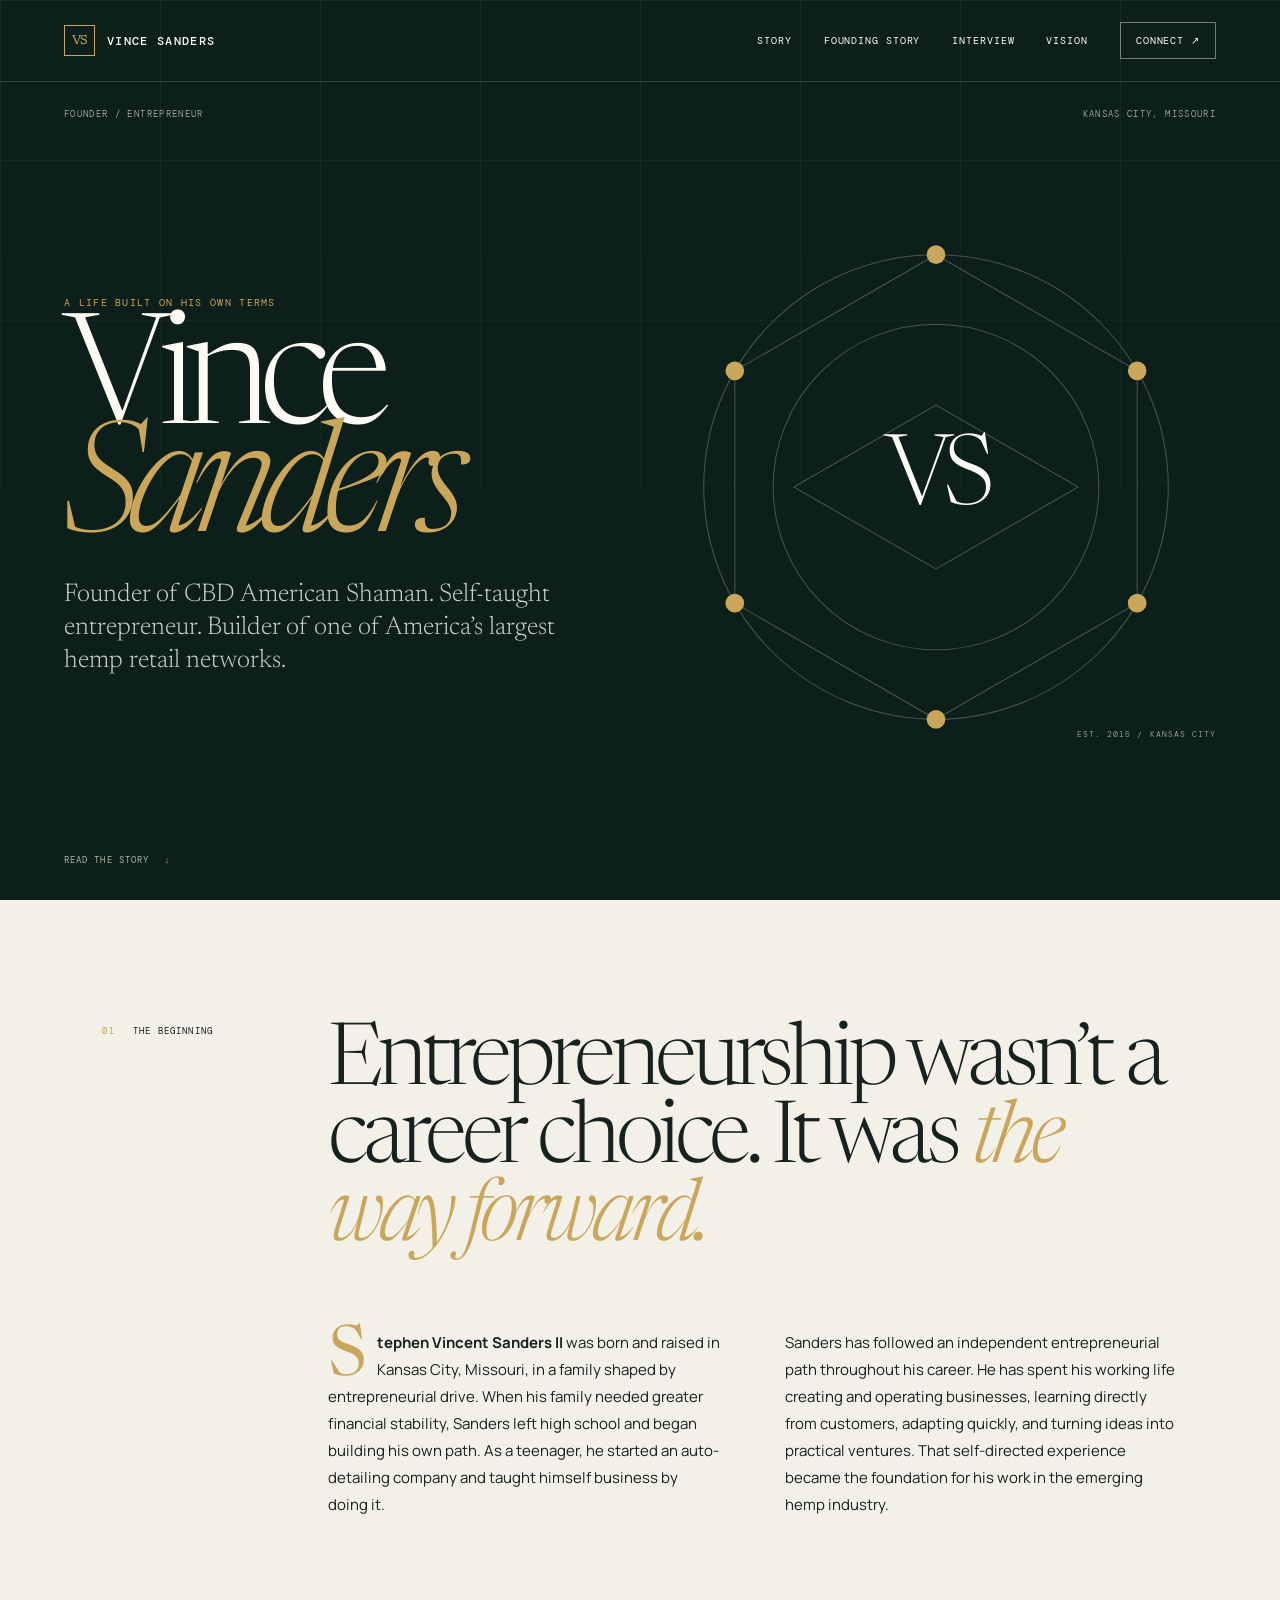
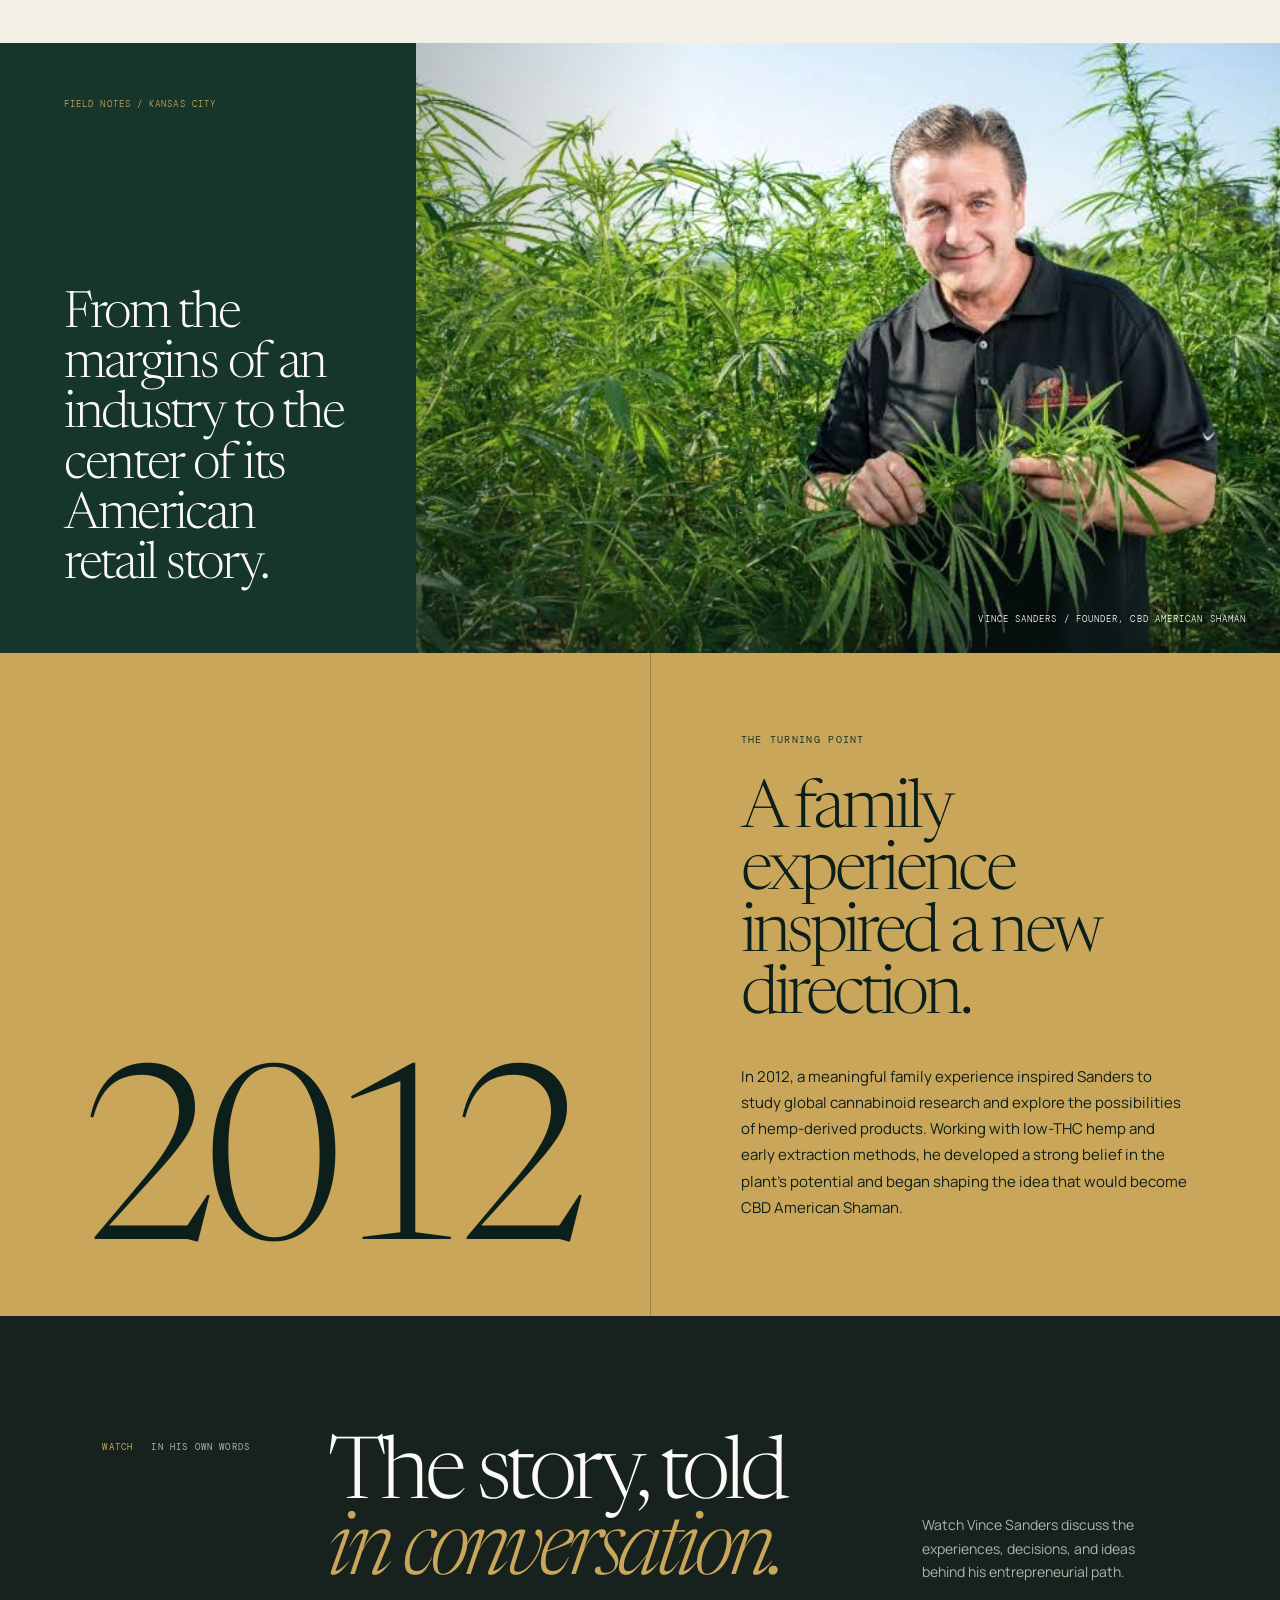
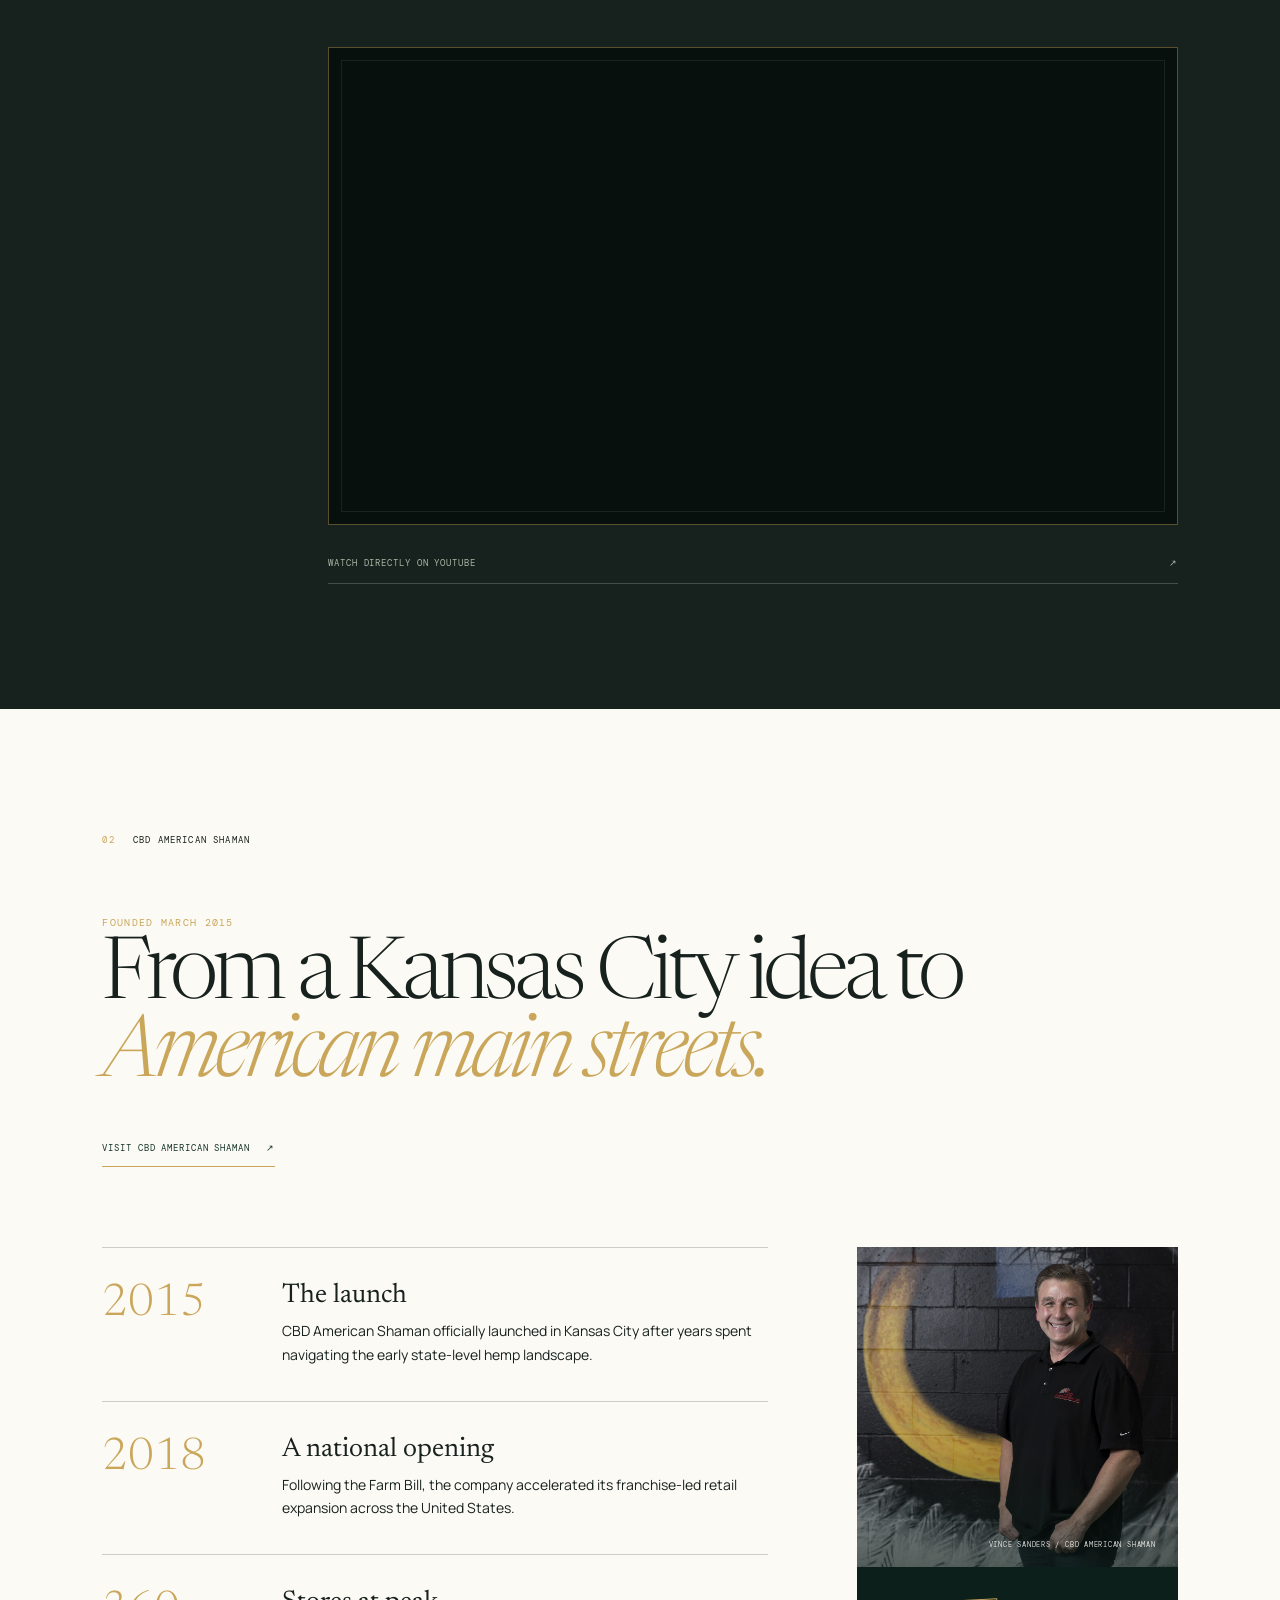
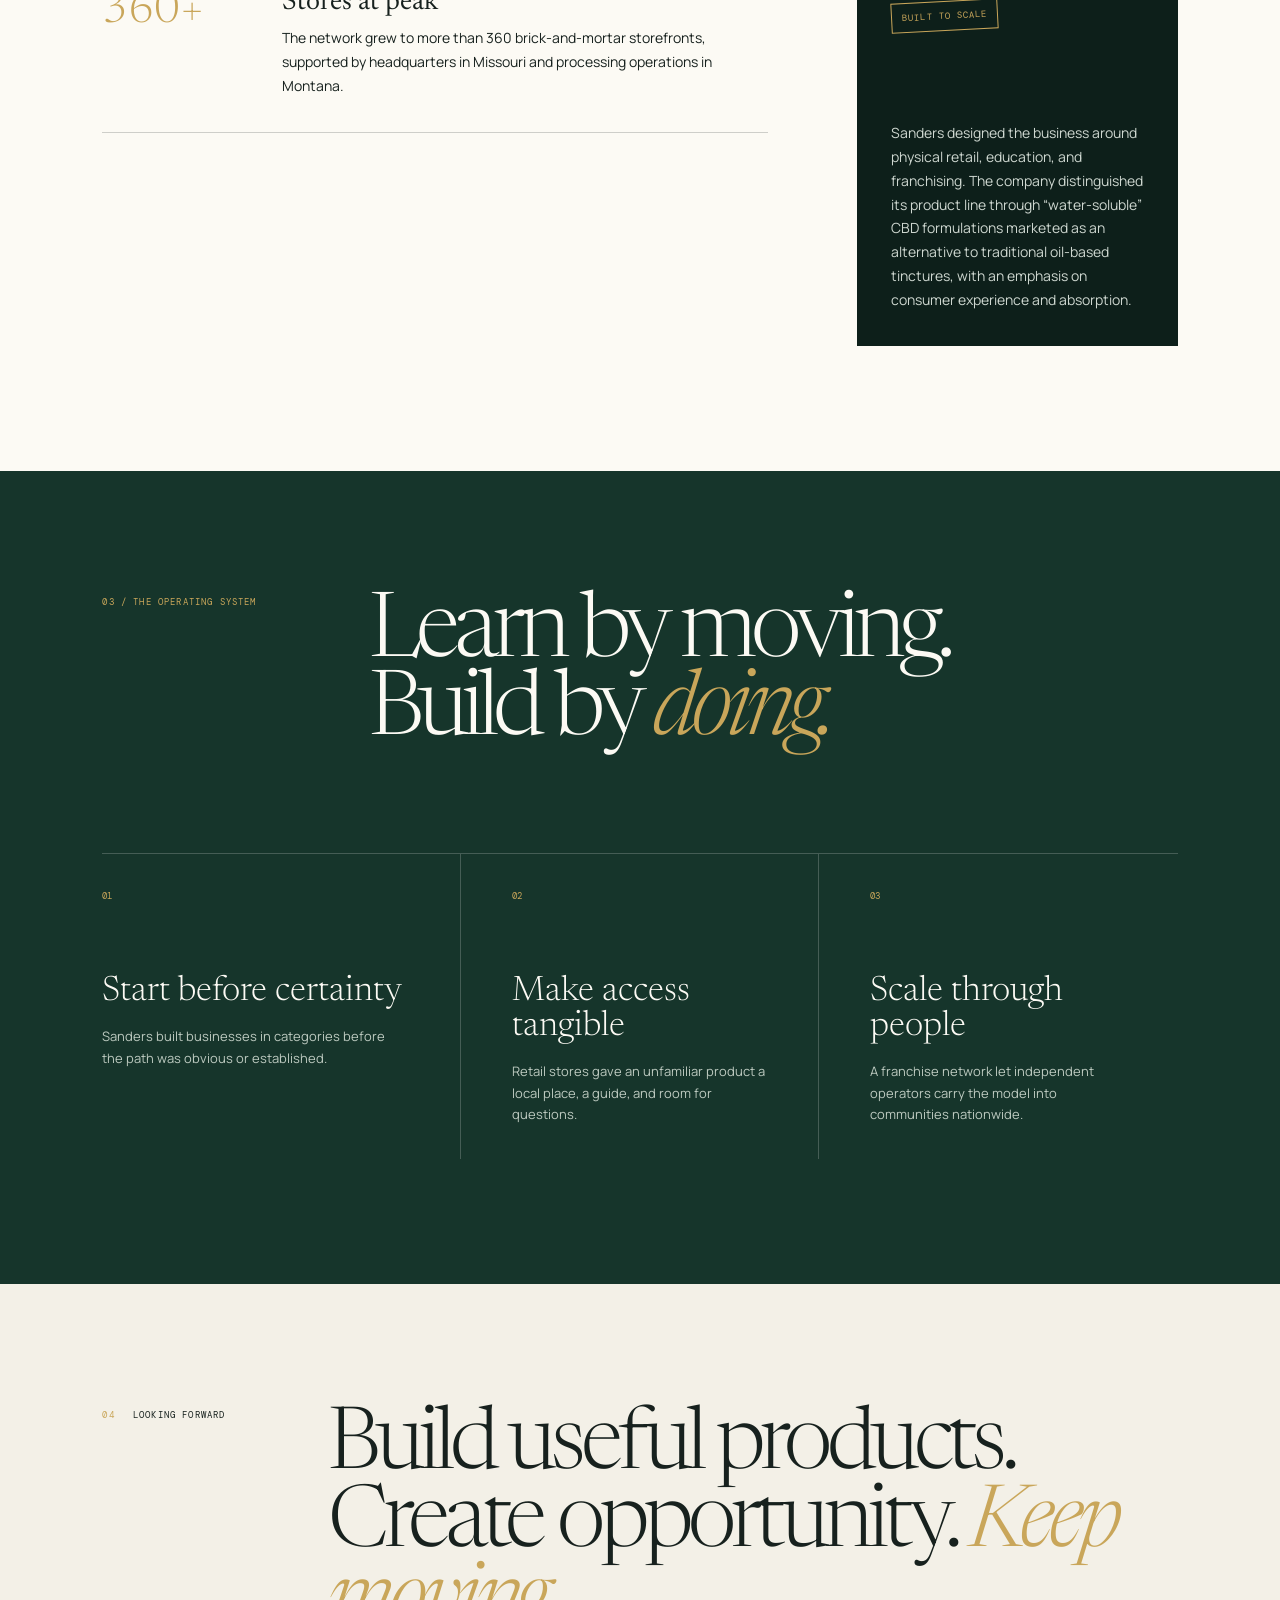
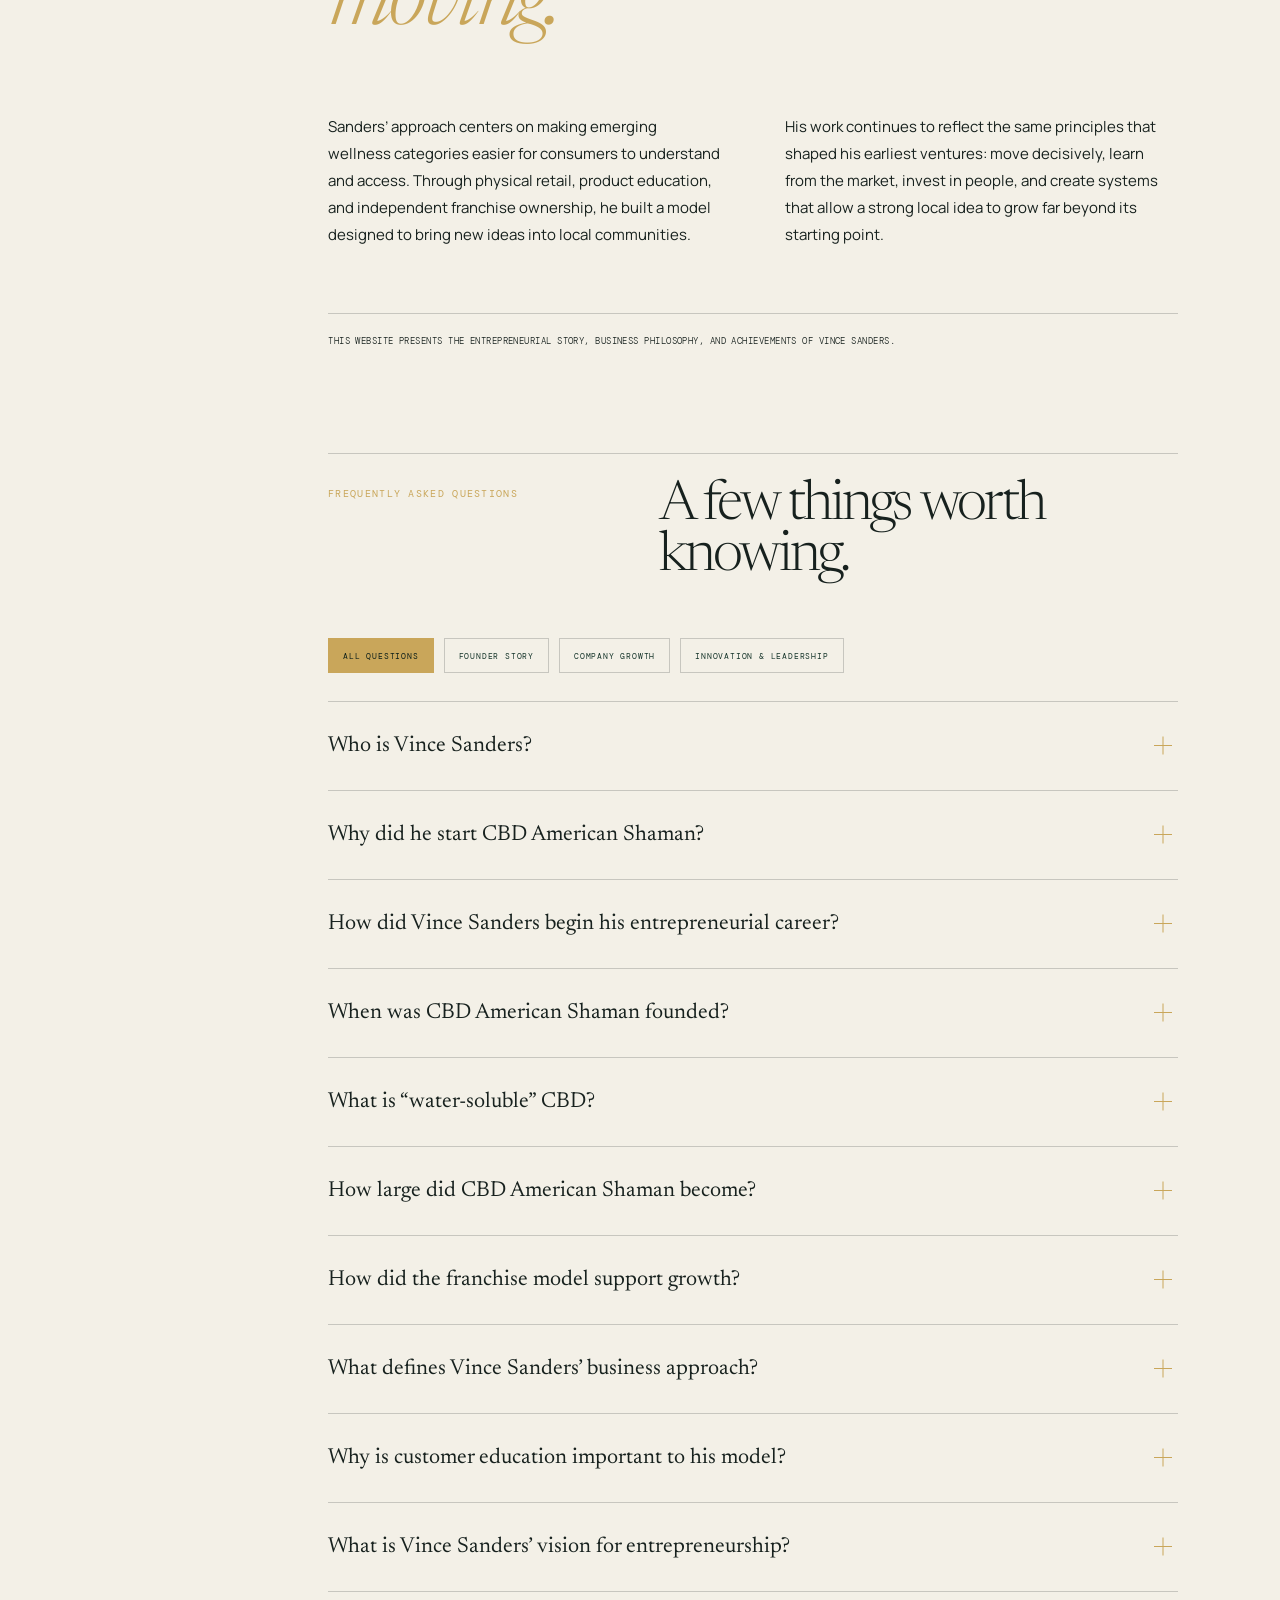
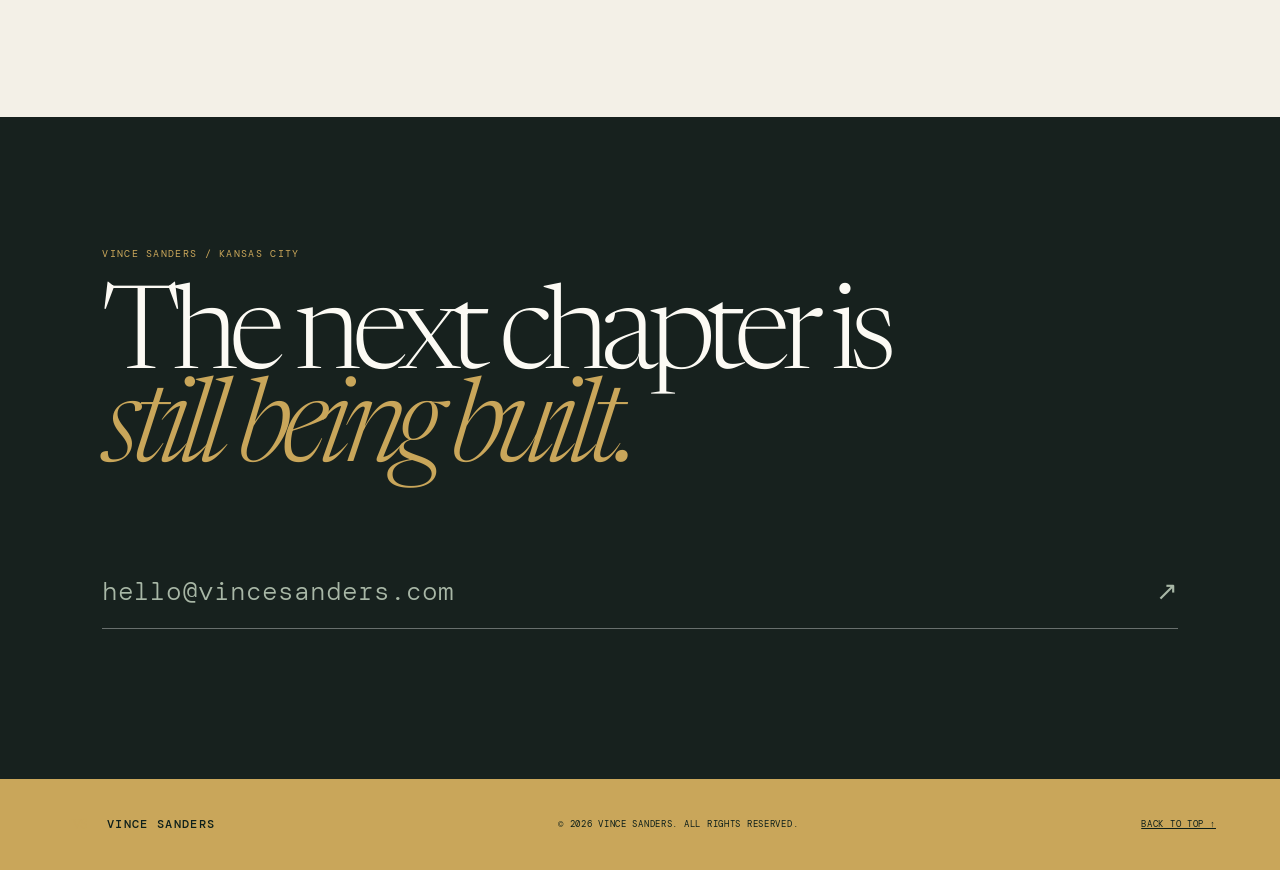
<file: index.html>
<!doctype html>
<html lang="en">
<head>
  <meta charset="utf-8">
  <meta name="viewport" content="width=device-width, initial-scale=1">
  <meta name="description" content="The official biography of Vince Sanders, Kansas City entrepreneur and founder of CBD American Shaman.">
  <meta name="theme-color" content="#0d1f1a">
  <title>Vince Sanders — Founder & Entrepreneur</title>
  <link rel="icon" href="data:image/svg+xml,%3Csvg xmlns='http://www.w3.org/2000/svg' viewBox='0 0 64 64'%3E%3Crect width='64' height='64' fill='%230d1f1a'/%3E%3Crect x='7' y='7' width='50' height='50' fill='none' stroke='%23c9a65a'/%3E%3Ctext x='32' y='40' text-anchor='middle' font-family='Georgia' font-size='22' fill='%23c9a65a'%3EVS%3C/text%3E%3C/svg%3E">
  <link rel="stylesheet" href="styles.css">
  <script src="script.js" defer></script>
</head>
<body>
  <a class="skip-link" href="#main">Skip to content</a>
  <header class="site-header" data-header>
    <a class="wordmark" href="#top" aria-label="Vince Sanders, home">
      <span class="monogram">VS</span>
      <span>Vince Sanders</span>
    </a>
    <button class="menu-toggle" type="button" aria-expanded="false" aria-controls="site-nav">
      <span></span><span></span><span class="sr-only">Menu</span>
    </button>
    <nav id="site-nav" aria-label="Primary navigation">
      <a href="#story">Story</a>
      <a href="how-vince-sanders-founded-cbd-american-shaman.html">Founding story</a>
      <a href="hamilton-harris-interview-with-vince-sanders.html">Interview</a>
      <a href="#vision">Vision</a>
      <a class="nav-cta" href="#contact">Connect <span aria-hidden="true">↗</span></a>
    </nav>
  </header>

  <main id="main">
    <section class="hero" id="top">
      <div class="hero-grid" aria-hidden="true"></div>
      <div class="hero-meta reveal">
        <span>Founder / Entrepreneur</span>
        <span>Kansas City, Missouri</span>
      </div>
      <div class="hero-copy">
        <p class="eyebrow reveal">A life built on his own terms</p>
        <h1 class="reveal">Vince<br><em>Sanders</em></h1>
        <p class="hero-dek reveal">Founder of CBD American Shaman. Self-taught entrepreneur. Builder of one of America’s largest hemp retail networks.</p>
      </div>
      <div class="hero-mark reveal" aria-hidden="true">
        <svg viewBox="0 0 540 540">
          <g class="rings">
            <circle cx="270" cy="270" r="224"/>
            <circle cx="270" cy="270" r="157"/>
            <path d="M270 46 464 158v224L270 494 76 382V158Z"/>
            <path d="m133 270 137-79 137 79-137 79Z"/>
          </g>
          <g class="points">
            <circle cx="270" cy="46" r="9"/><circle cx="464" cy="158" r="9"/>
            <circle cx="464" cy="382" r="9"/><circle cx="270" cy="494" r="9"/>
            <circle cx="76" cy="382" r="9"/><circle cx="76" cy="158" r="9"/>
          </g>
          <text x="270" y="286" text-anchor="middle">VS</text>
        </svg>
        <span>Est. 2015 / Kansas City</span>
      </div>
      <a class="scroll-cue" href="#story">Read the story <span aria-hidden="true">↓</span></a>
    </section>

    <section class="opening section" id="story">
      <div class="section-tag reveal"><span>01</span> The beginning</div>
      <div class="opening-copy">
        <h2 class="reveal">Entrepreneurship wasn’t a career choice. It was <em>the way forward.</em></h2>
        <div class="prose-columns reveal">
          <p><strong>Stephen Vincent Sanders II</strong> was born and raised in Kansas City, Missouri, in a family shaped by entrepreneurial drive. When his family needed greater financial stability, Sanders left high school and began building his own path. As a teenager, he started an auto-detailing company and taught himself business by doing it.</p>
          <p>Sanders has followed an independent entrepreneurial path throughout his career. He has spent his working life creating and operating businesses, learning directly from customers, adapting quickly, and turning ideas into practical ventures. That self-directed experience became the foundation for his work in the emerging hemp industry.</p>
        </div>
      </div>
    </section>

    <figure class="story-portrait">
      <div class="portrait-note reveal">
        <span>Field notes / Kansas City</span>
        <p>From the margins of an industry to the center of its American retail story.</p>
      </div>
      <div class="portrait-image reveal">
        <img
          src="assets/vince-sanders-hemp.jpeg"
          alt="Vince Sanders standing among tall hemp plants"
          width="678"
          height="452"
          loading="lazy">
        <figcaption>Vince Sanders / Founder, CBD American Shaman</figcaption>
      </div>
    </figure>

    <section class="turning-point">
      <div class="turning-year reveal">2012</div>
      <div class="turning-copy reveal">
        <p class="eyebrow">The turning point</p>
        <h2>A family experience inspired a new direction.</h2>
        <p>In 2012, a meaningful family experience inspired Sanders to study global cannabinoid research and explore the possibilities of hemp-derived products. Working with low-THC hemp and early extraction methods, he developed a strong belief in the plant’s potential and began shaping the idea that would become CBD American Shaman.</p>
      </div>
    </section>

    <section class="film section" aria-labelledby="film-title">
      <div class="section-tag reveal"><span>Watch</span> In his own words</div>
      <div class="film-content">
        <div class="film-heading reveal">
          <h2 id="film-title">The story, told<br><em>in conversation.</em></h2>
          <p>Watch Vince Sanders discuss the experiences, decisions, and ideas behind his entrepreneurial path.</p>
        </div>
        <div class="video-frame reveal">
          <iframe
            src="https://www.youtube.com/embed/WI3IMSfQlRI?si=mFeWUb-4pV909ffX&amp;start=8&amp;rel=0"
            title="Vince Sanders in conversation"
            loading="lazy"
            referrerpolicy="strict-origin-when-cross-origin"
            allow="accelerometer; autoplay; clipboard-write; encrypted-media; gyroscope; picture-in-picture; web-share"
            allowfullscreen>
          </iframe>
        </div>
        <a class="video-link reveal" href="https://www.youtube.com/watch?v=WI3IMSfQlRI&amp;t=8s" target="_blank" rel="noreferrer">
          Watch directly on YouTube <span aria-hidden="true">↗</span>
        </a>
      </div>
    </section>

    <section class="company section" id="company">
      <div class="section-tag reveal"><span>02</span> CBD American Shaman</div>
      <div class="company-heading reveal">
        <p class="eyebrow">Founded March 2015</p>
        <h2>From a Kansas City idea to <em>American main streets.</em></h2>
        <a class="company-site-link" href="https://cbdamericanshaman.com/" target="_blank" rel="noreferrer">
          Visit CBD American Shaman <span aria-hidden="true">↗</span>
        </a>
      </div>
      <div class="company-layout">
        <div class="record-spine reveal" aria-label="Company timeline">
          <article>
            <time>2015</time>
            <div><h3>The launch</h3><p>CBD American Shaman officially launched in Kansas City after years spent navigating the early state-level hemp landscape.</p></div>
          </article>
          <article>
            <time>2018</time>
            <div><h3>A national opening</h3><p>Following the Farm Bill, the company accelerated its franchise-led retail expansion across the United States.</p></div>
          </article>
          <article>
            <time>360+</time>
            <div><h3>Stores at peak</h3><p>The network grew to more than 360 brick-and-mortar storefronts, supported by headquarters in Missouri and processing operations in Montana.</p></div>
          </article>
        </div>
        <div class="company-aside reveal">
          <figure class="company-portrait">
            <img
              src="assets/vince-sanders-american-shaman.jpg"
              alt="Vince Sanders wearing a CBD American Shaman shirt"
              width="1200"
              height="1202"
              loading="lazy">
            <figcaption>Vince Sanders / CBD American Shaman</figcaption>
          </figure>
          <div class="company-statement">
            <span class="stamp">Built to scale</span>
            <p>Sanders designed the business around physical retail, education, and franchising. The company distinguished its product line through “water-soluble” CBD formulations marketed as an alternative to traditional oil-based tinctures, with an emphasis on consumer experience and absorption.</p>
          </div>
        </div>
      </div>
    </section>

    <section class="principles">
      <div class="principles-intro reveal">
        <span>03 / The operating system</span>
        <h2>Learn by moving.<br>Build by <em>doing.</em></h2>
      </div>
      <div class="principle-grid">
        <article class="reveal"><span>01</span><h3>Start before certainty</h3><p>Sanders built businesses in categories before the path was obvious or established.</p></article>
        <article class="reveal"><span>02</span><h3>Make access tangible</h3><p>Retail stores gave an unfamiliar product a local place, a guide, and room for questions.</p></article>
        <article class="reveal"><span>03</span><h3>Scale through people</h3><p>A franchise network let independent operators carry the model into communities nationwide.</p></article>
      </div>
    </section>

    <section class="record section" id="vision">
      <div class="section-tag reveal"><span>04</span> Looking forward</div>
      <div class="record-copy">
        <h2 class="reveal">Build useful products. Create opportunity. <em>Keep moving.</em></h2>
        <div class="record-grid reveal">
          <p>Sanders’ approach centers on making emerging wellness categories easier for consumers to understand and access. Through physical retail, product education, and independent franchise ownership, he built a model designed to bring new ideas into local communities.</p>
          <p>His work continues to reflect the same principles that shaped his earliest ventures: move decisively, learn from the market, invest in people, and create systems that allow a strong local idea to grow far beyond its starting point.</p>
        </div>
        <p class="disclaimer reveal">This website presents the entrepreneurial story, business philosophy, and achievements of Vince Sanders.</p>
        <section class="faq reveal" aria-labelledby="faq-title">
          <div class="faq-heading">
            <p class="eyebrow">Frequently asked questions</p>
            <h3 id="faq-title">A few things worth<br>knowing.</h3>
          </div>
          <div class="faq-tabs" role="tablist" aria-label="FAQ categories">
            <button type="button" role="tab" aria-selected="true" data-faq-filter="all">All questions</button>
            <button type="button" role="tab" aria-selected="false" data-faq-filter="founder">Founder story</button>
            <button type="button" role="tab" aria-selected="false" data-faq-filter="company">Company growth</button>
            <button type="button" role="tab" aria-selected="false" data-faq-filter="innovation">Innovation &amp; leadership</button>
          </div>
          <div class="faq-list">
            <details data-faq-category="founder">
              <summary>
                <span>Who is Vince Sanders?</span>
                <i aria-hidden="true"></i>
              </summary>
              <p>Vince Sanders is a self-taught entrepreneur from Kansas City, Missouri, and the founder of CBD American Shaman. He began working for himself as a teenager and has spent his career building independently owned businesses.</p>
            </details>
            <details data-faq-category="founder">
              <summary>
                <span>Why did he start CBD American Shaman?</span>
                <i aria-hidden="true"></i>
              </summary>
              <p>A meaningful family experience inspired Sanders to begin researching cannabinoids in 2012. His exploration of hemp extracts revealed an opportunity to make these emerging products more accessible, leading to the launch of CBD American Shaman in March 2015.</p>
            </details>
            <details data-faq-category="founder">
              <summary>
                <span>How did Vince Sanders begin his entrepreneurial career?</span>
                <i aria-hidden="true"></i>
              </summary>
              <p>Sanders began working for himself as a teenager by launching an auto-detailing company in Kansas City. The venture taught him customer service, sales, operations, and the value of learning through direct experience.</p>
            </details>
            <details data-faq-category="company">
              <summary>
                <span>When was CBD American Shaman founded?</span>
                <i aria-hidden="true"></i>
              </summary>
              <p>Sanders officially launched CBD American Shaman in Kansas City in March 2015 after several years of research, product exploration, and work within the emerging hemp landscape.</p>
            </details>
            <details data-faq-category="innovation">
              <summary>
                <span>What is “water-soluble” CBD?</span>
                <i aria-hidden="true"></i>
              </summary>
              <p>It is the company’s term for formulations designed to disperse in water rather than remain oil-based. CBD American Shaman made this delivery format central to its product innovation and consumer-experience strategy.</p>
            </details>
            <details data-faq-category="company">
              <summary>
                <span>How large did CBD American Shaman become?</span>
                <i aria-hidden="true"></i>
              </summary>
              <p>At its operational peak, the CBD American Shaman network grew to more than 360 brick-and-mortar storefronts across the United States, supported by franchising headquarters in Missouri and processing operations in Montana.</p>
            </details>
            <details data-faq-category="company">
              <summary>
                <span>How did the franchise model support growth?</span>
                <i aria-hidden="true"></i>
              </summary>
              <p>The franchise model gave independent operators a structured way to introduce CBD American Shaman products in their communities. It combined local ownership with shared systems, brand support, and product education.</p>
            </details>
            <details data-faq-category="innovation">
              <summary>
                <span>What defines Vince Sanders’ business approach?</span>
                <i aria-hidden="true"></i>
              </summary>
              <p>His approach combines rapid experimentation, direct customer education, independent ownership, and scalable systems. Sanders is known for learning through action and building businesses through practical, market-informed decisions.</p>
            </details>
            <details data-faq-category="innovation">
              <summary>
                <span>Why is customer education important to his model?</span>
                <i aria-hidden="true"></i>
              </summary>
              <p>Sanders recognized that an emerging product category benefits from knowledgeable, person-to-person guidance. Physical stores gave customers a welcoming place to learn, ask questions, and understand available product formats.</p>
            </details>
            <details data-faq-category="innovation">
              <summary>
                <span>What is Vince Sanders’ vision for entrepreneurship?</span>
                <i aria-hidden="true"></i>
              </summary>
              <p>His vision emphasizes decisive action, continuous learning, investment in people, and systems that help independent operators turn strong local businesses into a wider network of opportunity.</p>
            </details>
          </div>
        </section>
      </div>
    </section>

    <section class="contact" id="contact">
      <p class="eyebrow reveal">Vince Sanders / Kansas City</p>
      <h2 class="reveal">The next chapter is<br><em>still being built.</em></h2>
      <a class="contact-link reveal" href="mailto:hello@vincesanders.com">hello@vincesanders.com <span aria-hidden="true">↗</span></a>
    </section>
  </main>

  <footer>
    <a class="wordmark" href="#top"><span class="monogram">VS</span><span>Vince Sanders</span></a>
    <p>© <span data-year></span> Vince Sanders. All rights reserved.</p>
    <a href="#top">Back to top ↑</a>
  </footer>
</body>
</html>
</file>
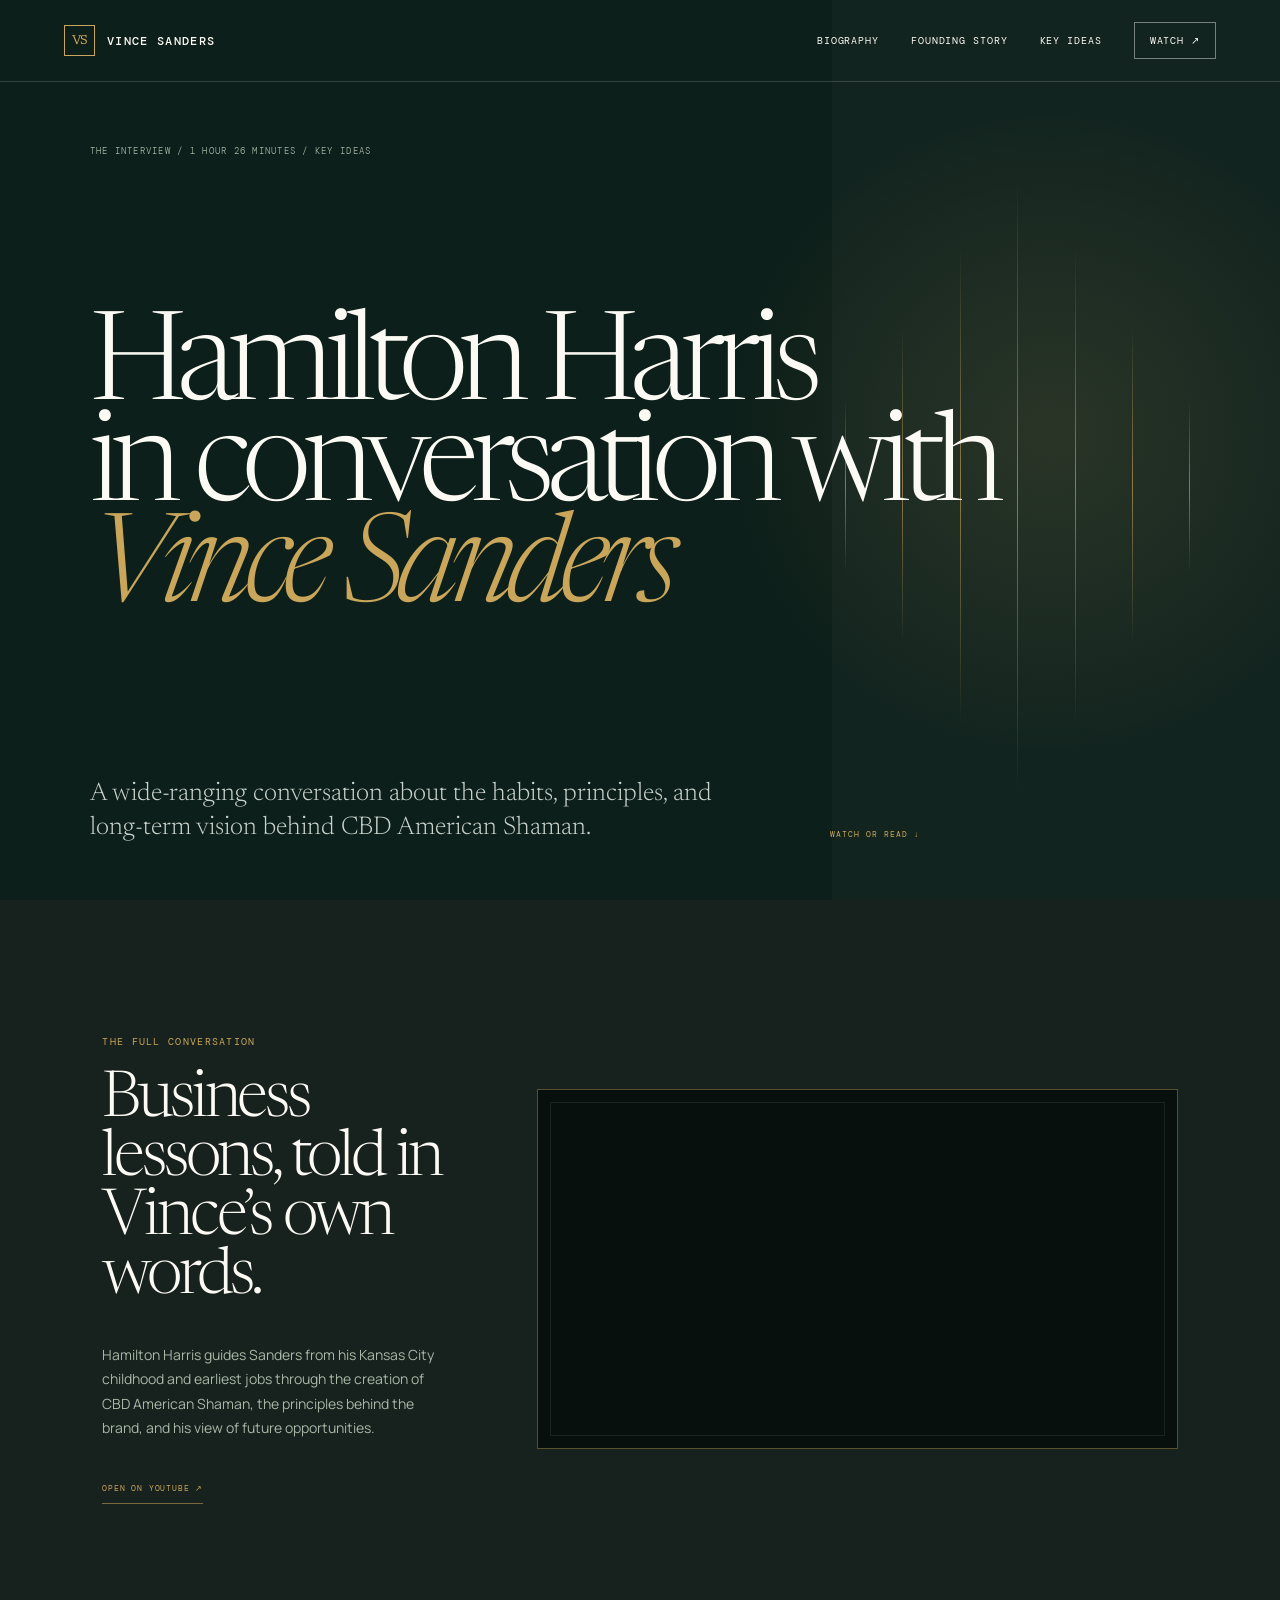
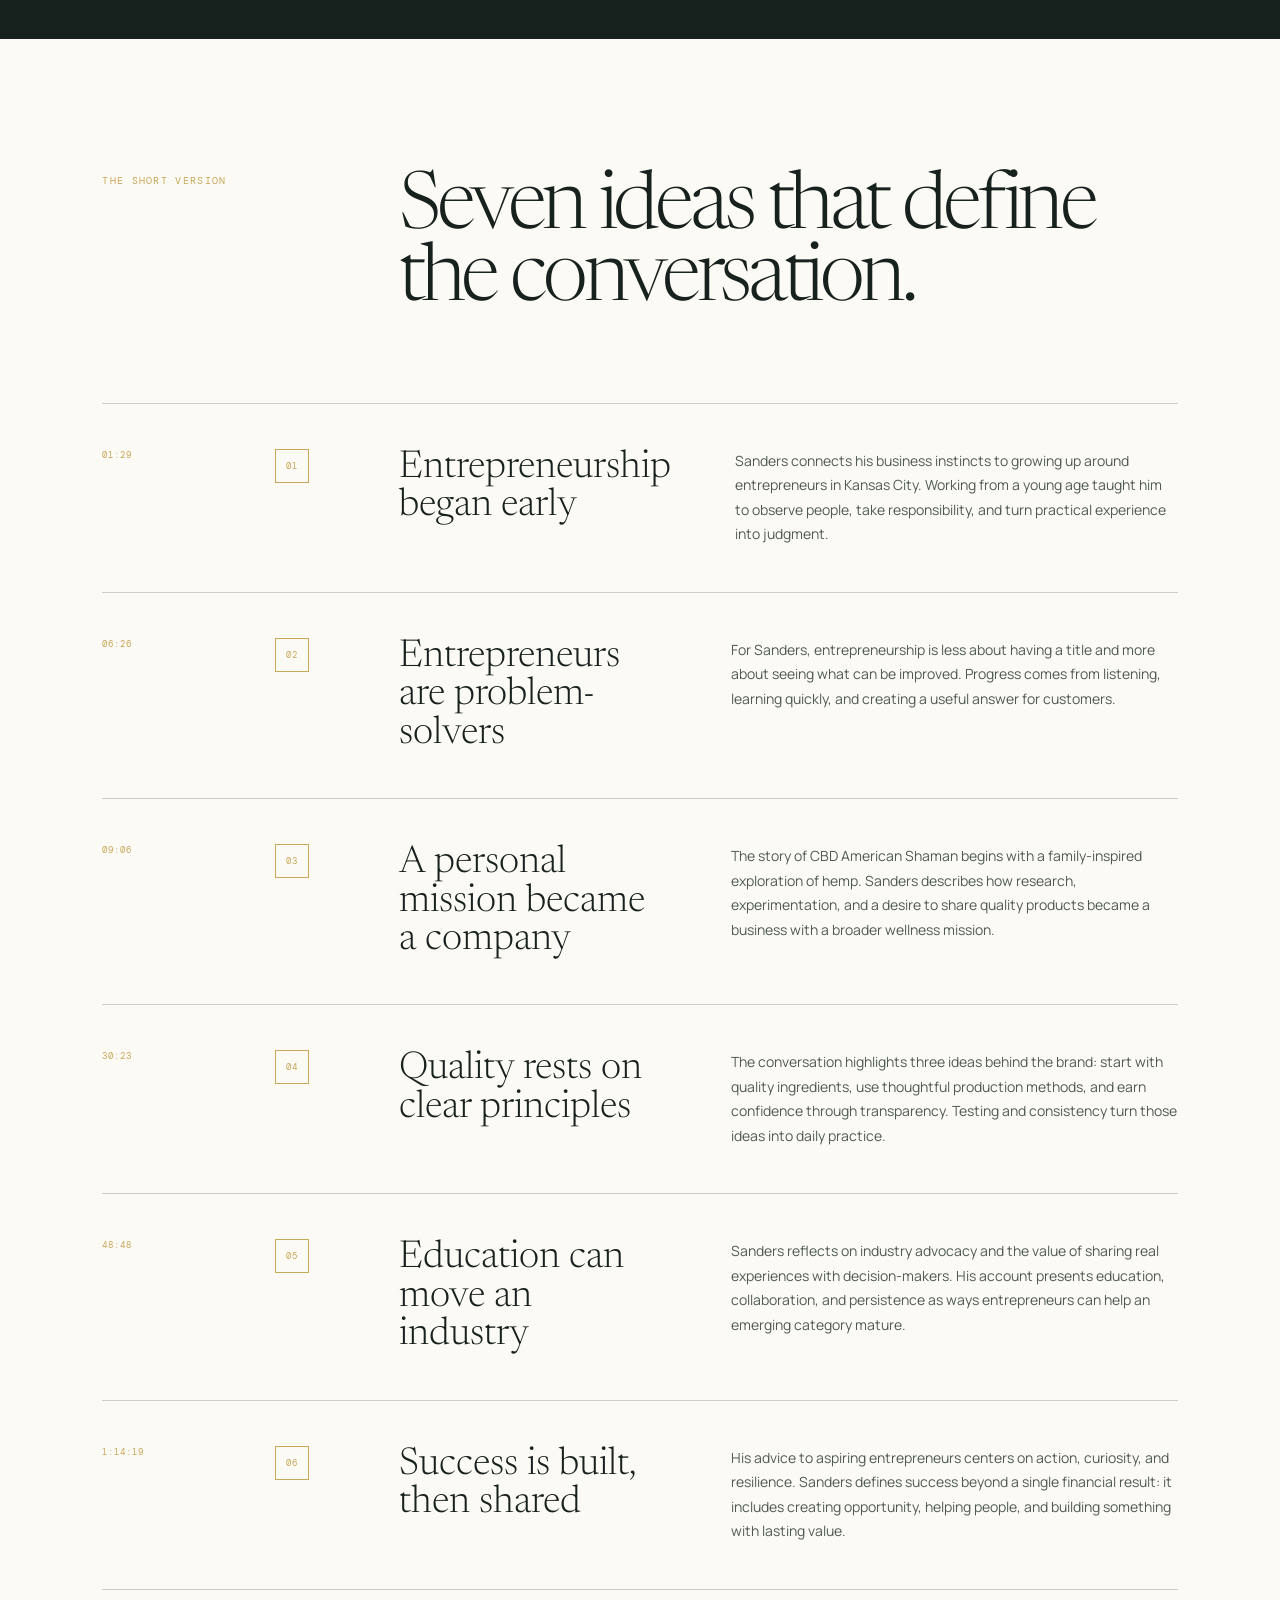
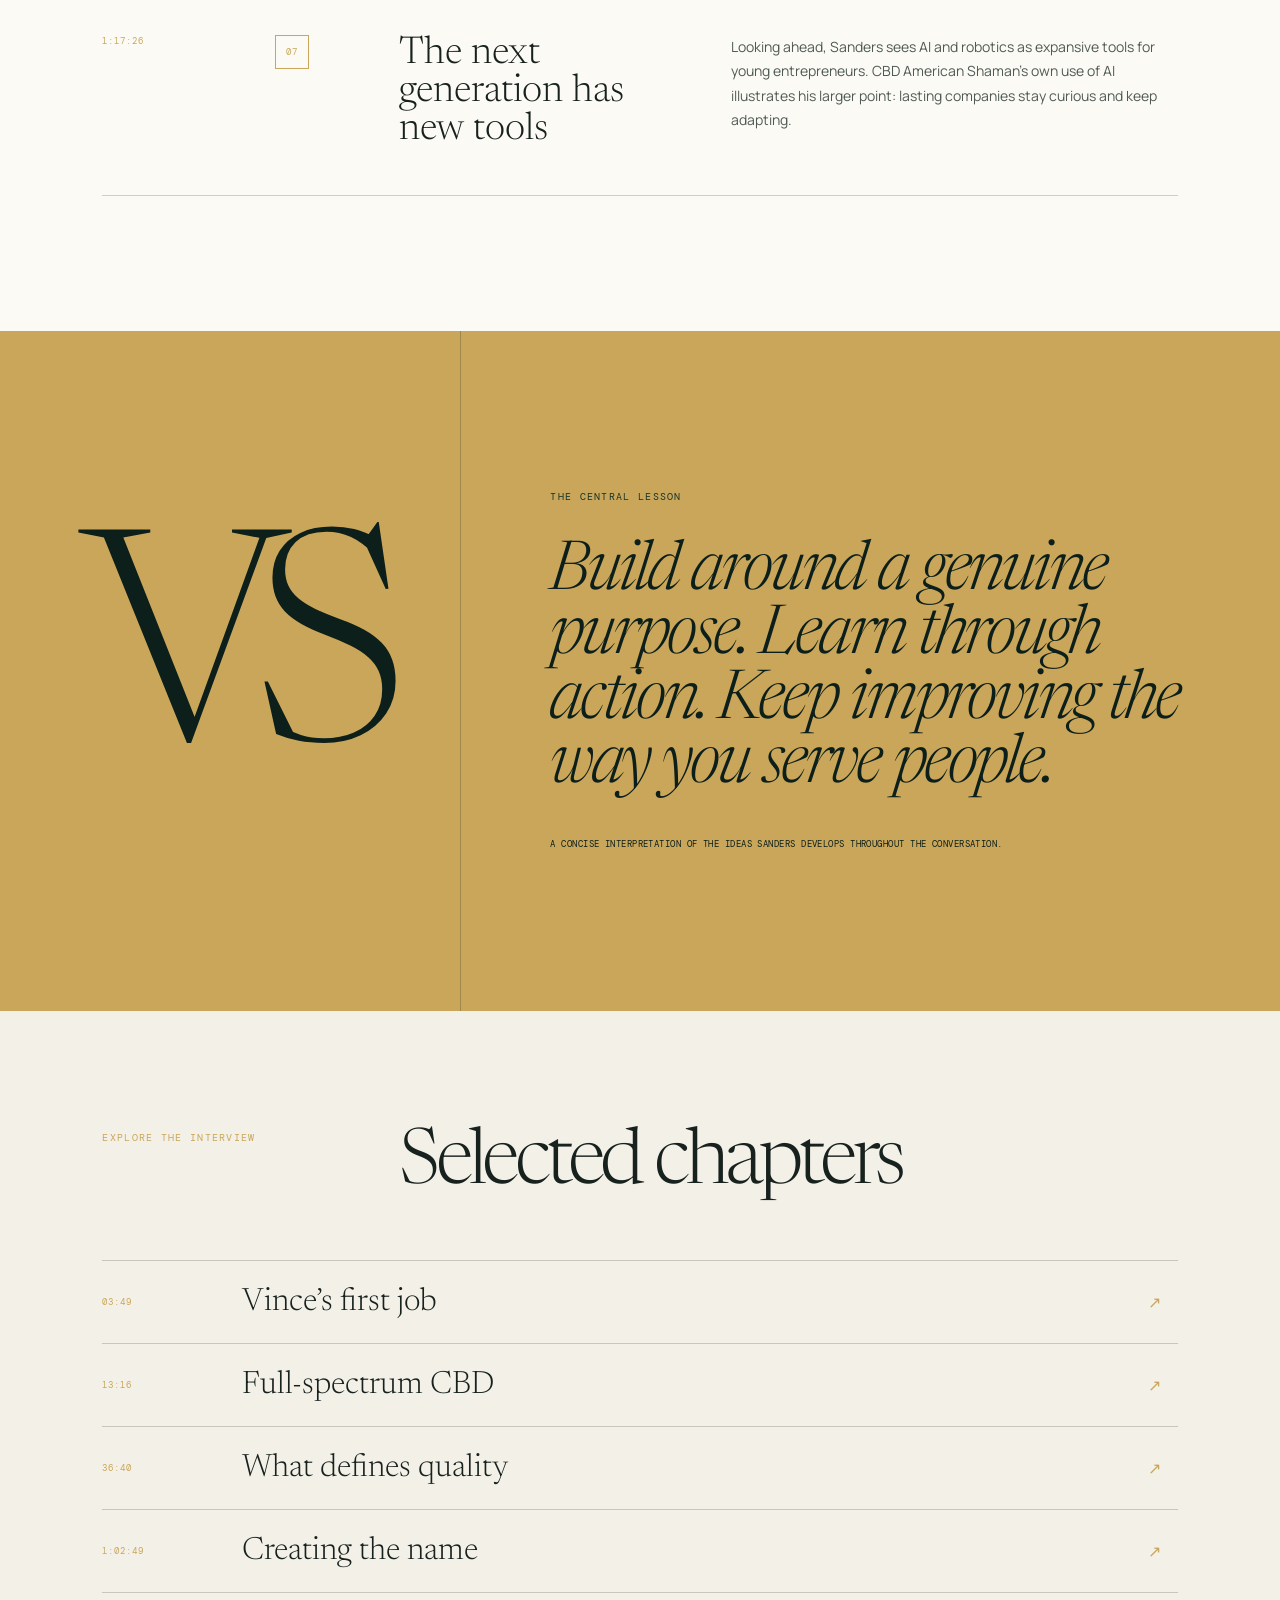
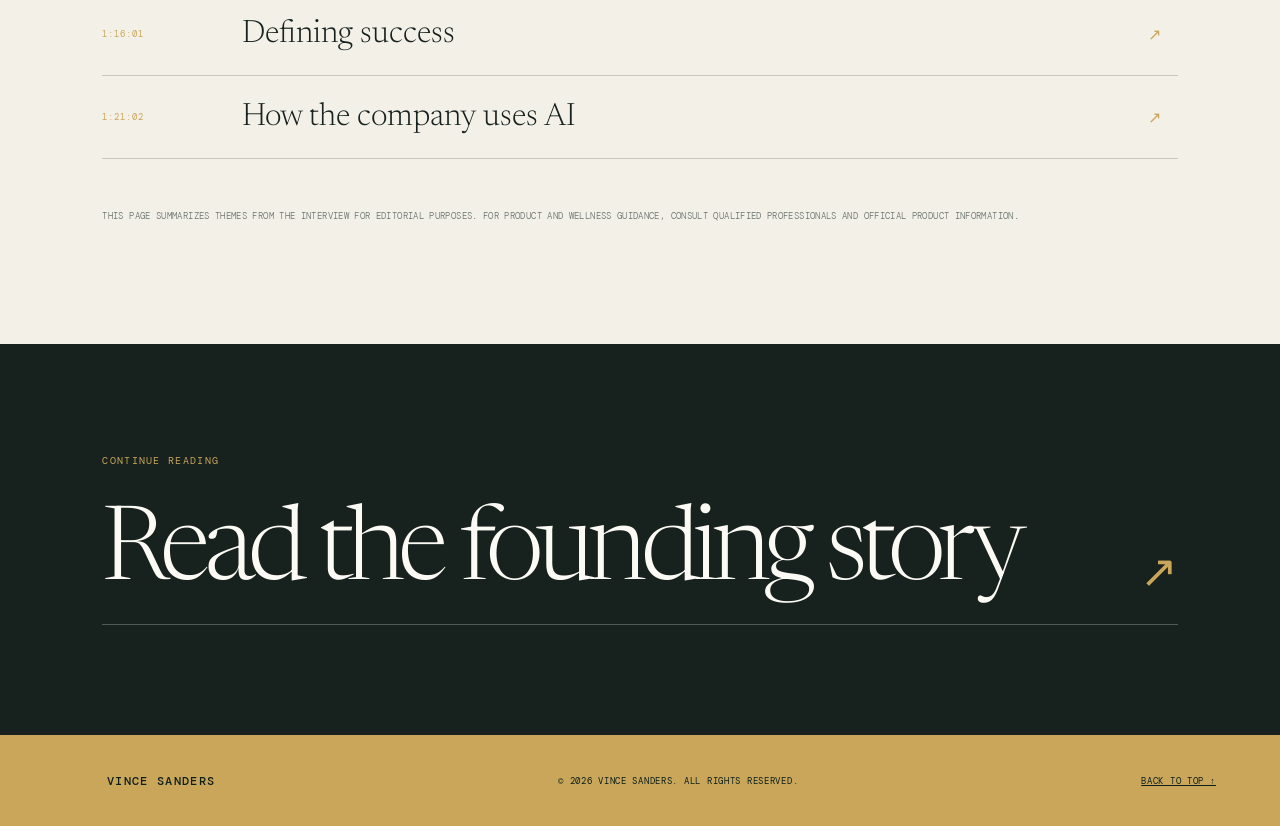
<file: hamilton-harris-interview-with-vince-sanders.html>
<!doctype html>
<html lang="en">
<head>
  <meta charset="utf-8">
  <meta name="viewport" content="width=device-width, initial-scale=1">
  <meta name="description" content="A concise summary of Hamilton Harris’s conversation with Vince Sanders about entrepreneurship, CBD American Shaman, leadership, wellness, and the future.">
  <meta name="theme-color" content="#0d1f1a">
  <title>Hamilton Harris Interviews Vince Sanders — Key Ideas</title>
  <link rel="icon" href="data:image/svg+xml,%3Csvg xmlns='http://www.w3.org/2000/svg' viewBox='0 0 64 64'%3E%3Crect width='64' height='64' fill='%230d1f1a'/%3E%3Crect x='7' y='7' width='50' height='50' fill='none' stroke='%23c9a65a'/%3E%3Ctext x='32' y='40' text-anchor='middle' font-family='Georgia' font-size='22' fill='%23c9a65a'%3EVS%3C/text%3E%3C/svg%3E">
  <link rel="stylesheet" href="styles.css">
  <script src="script.js" defer></script>
</head>
<body class="interview-page">
  <a class="skip-link" href="#main">Skip to content</a>
  <header class="site-header" data-header>
    <a class="wordmark" href="index.html" aria-label="Vince Sanders, home">
      <span class="monogram">VS</span>
      <span>Vince Sanders</span>
    </a>
    <button class="menu-toggle" type="button" aria-expanded="false" aria-controls="site-nav">
      <span></span><span></span><span class="sr-only">Menu</span>
    </button>
    <nav id="site-nav" aria-label="Primary navigation">
      <a href="index.html">Biography</a>
      <a href="how-vince-sanders-founded-cbd-american-shaman.html">Founding story</a>
      <a href="#takeaways">Key ideas</a>
      <a class="nav-cta" href="https://www.youtube.com/watch?v=WI3IMSfQlRI" target="_blank" rel="noreferrer">Watch <span aria-hidden="true">↗</span></a>
    </nav>
  </header>

  <main id="main">
    <article>
      <header class="interview-hero" id="top">
        <div class="interview-signal" aria-hidden="true"><i></i><i></i><i></i><i></i><i></i><i></i><i></i></div>
        <p class="article-kicker reveal">The interview / 1 hour 26 minutes / Key ideas</p>
        <h1 class="reveal"><span>Hamilton Harris</span> in conversation with <em>Vince Sanders</em></h1>
        <div class="interview-hero-foot reveal">
          <p>A wide-ranging conversation about the habits, principles, and long-term vision behind CBD American Shaman.</p>
          <a href="#watch">Watch or read <span aria-hidden="true">↓</span></a>
        </div>
      </header>

      <section class="interview-watch" id="watch">
        <div class="interview-watch-copy reveal">
          <p class="eyebrow">The full conversation</p>
          <h2>Business lessons, told in Vince’s own words.</h2>
          <p>Hamilton Harris guides Sanders from his Kansas City childhood and earliest jobs through the creation of CBD American Shaman, the principles behind the brand, and his view of future opportunities.</p>
          <a href="https://www.youtube.com/watch?v=WI3IMSfQlRI" target="_blank" rel="noreferrer">Open on YouTube <span aria-hidden="true">↗</span></a>
        </div>
        <div class="video-frame reveal">
          <iframe
            src="https://www.youtube.com/embed/WI3IMSfQlRI?rel=0"
            title="Hamilton Harris interviews Vince Sanders"
            loading="lazy"
            referrerpolicy="strict-origin-when-cross-origin"
            allow="accelerometer; autoplay; clipboard-write; encrypted-media; gyroscope; picture-in-picture; web-share"
            allowfullscreen>
          </iframe>
        </div>
      </section>

      <section class="interview-summary" id="takeaways">
        <div class="summary-heading reveal">
          <p class="eyebrow">The short version</p>
          <h2>Seven ideas that define the conversation.</h2>
        </div>
        <ol class="idea-list">
          <li class="reveal">
            <a href="https://www.youtube.com/watch?v=WI3IMSfQlRI&amp;t=89s" target="_blank" rel="noreferrer"><time>01:29</time><span>01</span></a>
            <div><h3>Entrepreneurship began early</h3><p>Sanders connects his business instincts to growing up around entrepreneurs in Kansas City. Working from a young age taught him to observe people, take responsibility, and turn practical experience into judgment.</p></div>
          </li>
          <li class="reveal">
            <a href="https://www.youtube.com/watch?v=WI3IMSfQlRI&amp;t=386s" target="_blank" rel="noreferrer"><time>06:26</time><span>02</span></a>
            <div><h3>Entrepreneurs are problem-solvers</h3><p>For Sanders, entrepreneurship is less about having a title and more about seeing what can be improved. Progress comes from listening, learning quickly, and creating a useful answer for customers.</p></div>
          </li>
          <li class="reveal">
            <a href="https://www.youtube.com/watch?v=WI3IMSfQlRI&amp;t=546s" target="_blank" rel="noreferrer"><time>09:06</time><span>03</span></a>
            <div><h3>A personal mission became a company</h3><p>The story of CBD American Shaman begins with a family-inspired exploration of hemp. Sanders describes how research, experimentation, and a desire to share quality products became a business with a broader wellness mission.</p></div>
          </li>
          <li class="reveal">
            <a href="https://www.youtube.com/watch?v=WI3IMSfQlRI&amp;t=1823s" target="_blank" rel="noreferrer"><time>30:23</time><span>04</span></a>
            <div><h3>Quality rests on clear principles</h3><p>The conversation highlights three ideas behind the brand: start with quality ingredients, use thoughtful production methods, and earn confidence through transparency. Testing and consistency turn those ideas into daily practice.</p></div>
          </li>
          <li class="reveal">
            <a href="https://www.youtube.com/watch?v=WI3IMSfQlRI&amp;t=2928s" target="_blank" rel="noreferrer"><time>48:48</time><span>05</span></a>
            <div><h3>Education can move an industry</h3><p>Sanders reflects on industry advocacy and the value of sharing real experiences with decision-makers. His account presents education, collaboration, and persistence as ways entrepreneurs can help an emerging category mature.</p></div>
          </li>
          <li class="reveal">
            <a href="https://www.youtube.com/watch?v=WI3IMSfQlRI&amp;t=4459s" target="_blank" rel="noreferrer"><time>1:14:19</time><span>06</span></a>
            <div><h3>Success is built, then shared</h3><p>His advice to aspiring entrepreneurs centers on action, curiosity, and resilience. Sanders defines success beyond a single financial result: it includes creating opportunity, helping people, and building something with lasting value.</p></div>
          </li>
          <li class="reveal">
            <a href="https://www.youtube.com/watch?v=WI3IMSfQlRI&amp;t=4646s" target="_blank" rel="noreferrer"><time>1:17:26</time><span>07</span></a>
            <div><h3>The next generation has new tools</h3><p>Looking ahead, Sanders sees AI and robotics as expansive tools for young entrepreneurs. CBD American Shaman’s own use of AI illustrates his larger point: lasting companies stay curious and keep adapting.</p></div>
          </li>
        </ol>
      </section>

      <section class="interview-quote">
        <div class="quote-mark reveal" aria-hidden="true">VS</div>
        <div class="quote-copy reveal">
          <p class="eyebrow">The central lesson</p>
          <blockquote>Build around a genuine purpose. Learn through action. Keep improving the way you serve people.</blockquote>
          <p class="quote-note">A concise interpretation of the ideas Sanders develops throughout the conversation.</p>
        </div>
      </section>

      <section class="chapter-index" aria-labelledby="chapters-title">
        <div class="chapter-index-heading reveal">
          <p class="eyebrow">Explore the interview</p>
          <h2 id="chapters-title">Selected chapters</h2>
        </div>
        <div class="chapter-links reveal">
          <a href="https://www.youtube.com/watch?v=WI3IMSfQlRI&amp;t=229s" target="_blank" rel="noreferrer"><time>03:49</time><span>Vince’s first job</span><i>↗</i></a>
          <a href="https://www.youtube.com/watch?v=WI3IMSfQlRI&amp;t=796s" target="_blank" rel="noreferrer"><time>13:16</time><span>Full-spectrum CBD</span><i>↗</i></a>
          <a href="https://www.youtube.com/watch?v=WI3IMSfQlRI&amp;t=2200s" target="_blank" rel="noreferrer"><time>36:40</time><span>What defines quality</span><i>↗</i></a>
          <a href="https://www.youtube.com/watch?v=WI3IMSfQlRI&amp;t=3769s" target="_blank" rel="noreferrer"><time>1:02:49</time><span>Creating the name</span><i>↗</i></a>
          <a href="https://www.youtube.com/watch?v=WI3IMSfQlRI&amp;t=4561s" target="_blank" rel="noreferrer"><time>1:16:01</time><span>Defining success</span><i>↗</i></a>
          <a href="https://www.youtube.com/watch?v=WI3IMSfQlRI&amp;t=4862s" target="_blank" rel="noreferrer"><time>1:21:02</time><span>How the company uses AI</span><i>↗</i></a>
        </div>
        <p class="article-note reveal">This page summarizes themes from the interview for editorial purposes. For product and wellness guidance, consult qualified professionals and official product information.</p>
      </section>
    </article>

    <section class="article-next">
      <p class="eyebrow reveal">Continue reading</p>
      <a class="reveal" href="how-vince-sanders-founded-cbd-american-shaman.html"><span>Read the founding story</span><i aria-hidden="true">↗</i></a>
    </section>
  </main>

  <footer>
    <a class="wordmark" href="index.html"><span class="monogram">VS</span><span>Vince Sanders</span></a>
    <p>© <span data-year></span> Vince Sanders. All rights reserved.</p>
    <a href="#top">Back to top ↑</a>
  </footer>
</body>
</html>
</file>
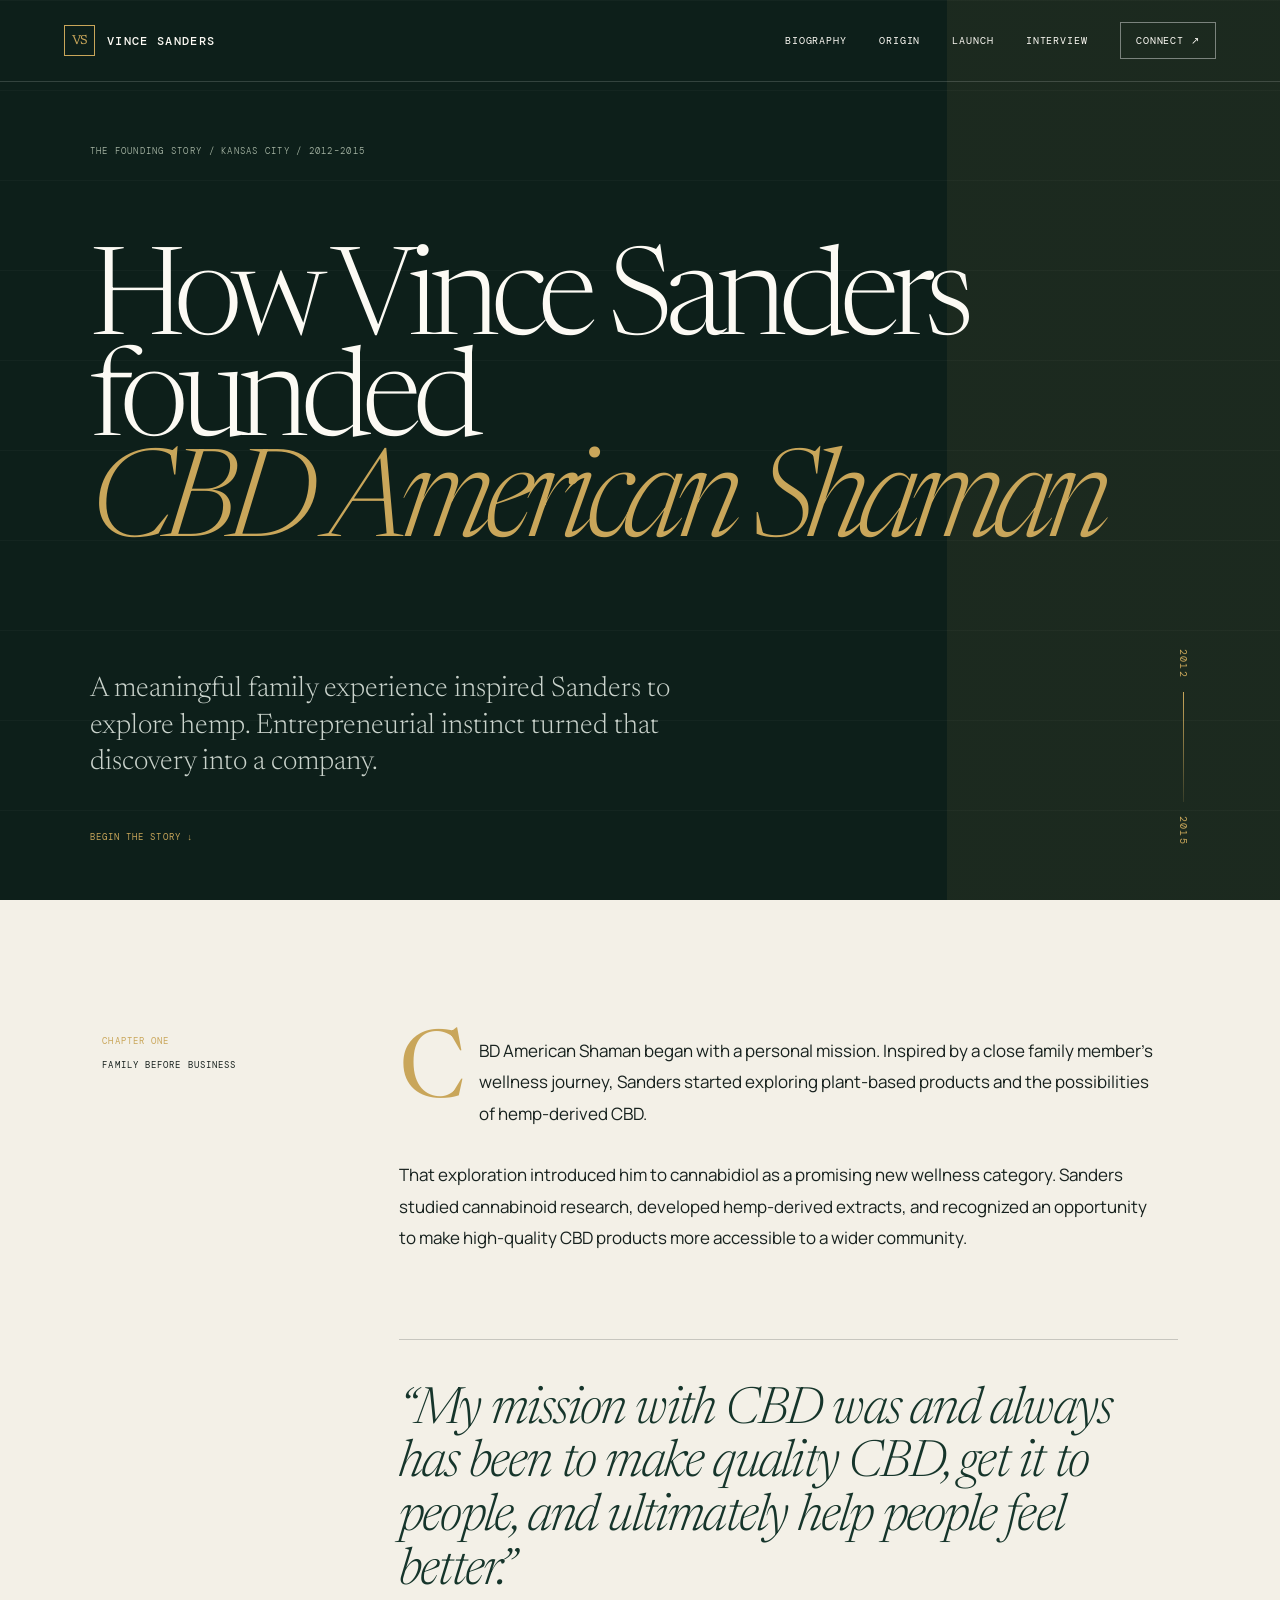
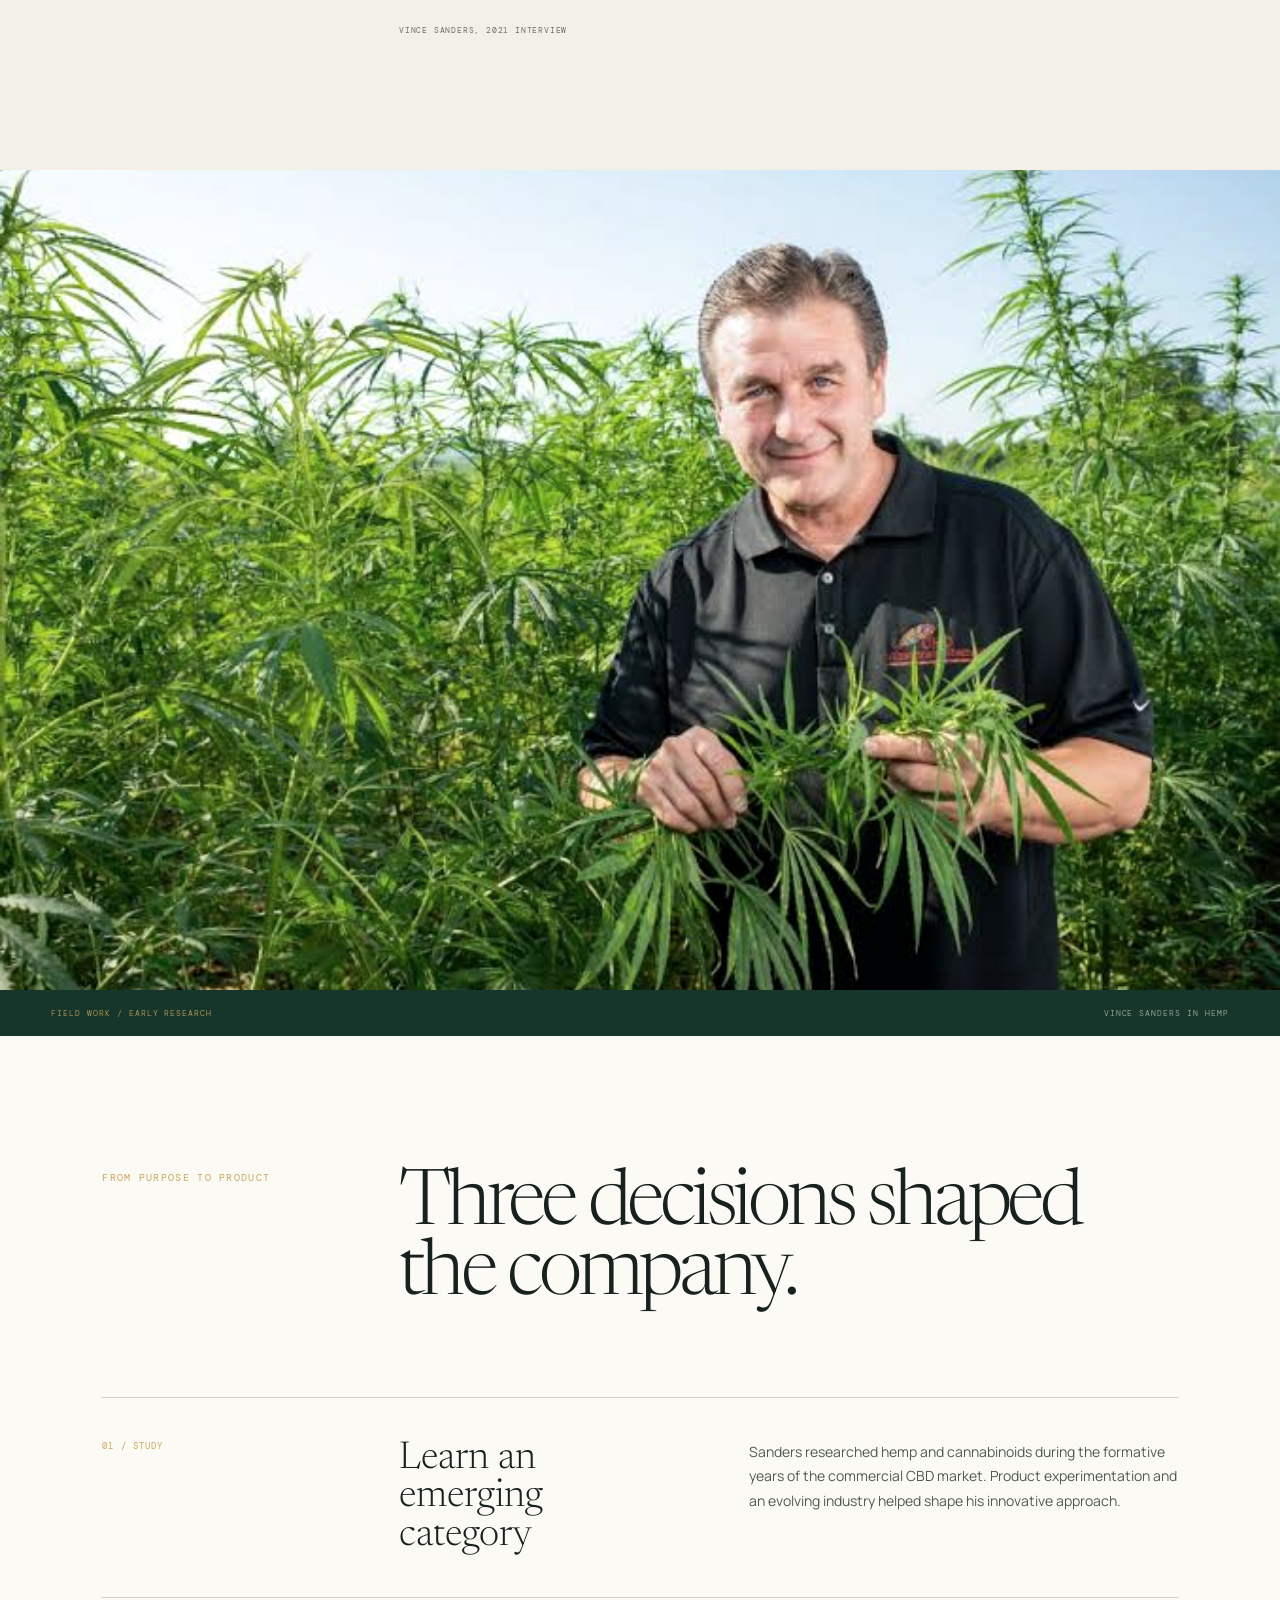
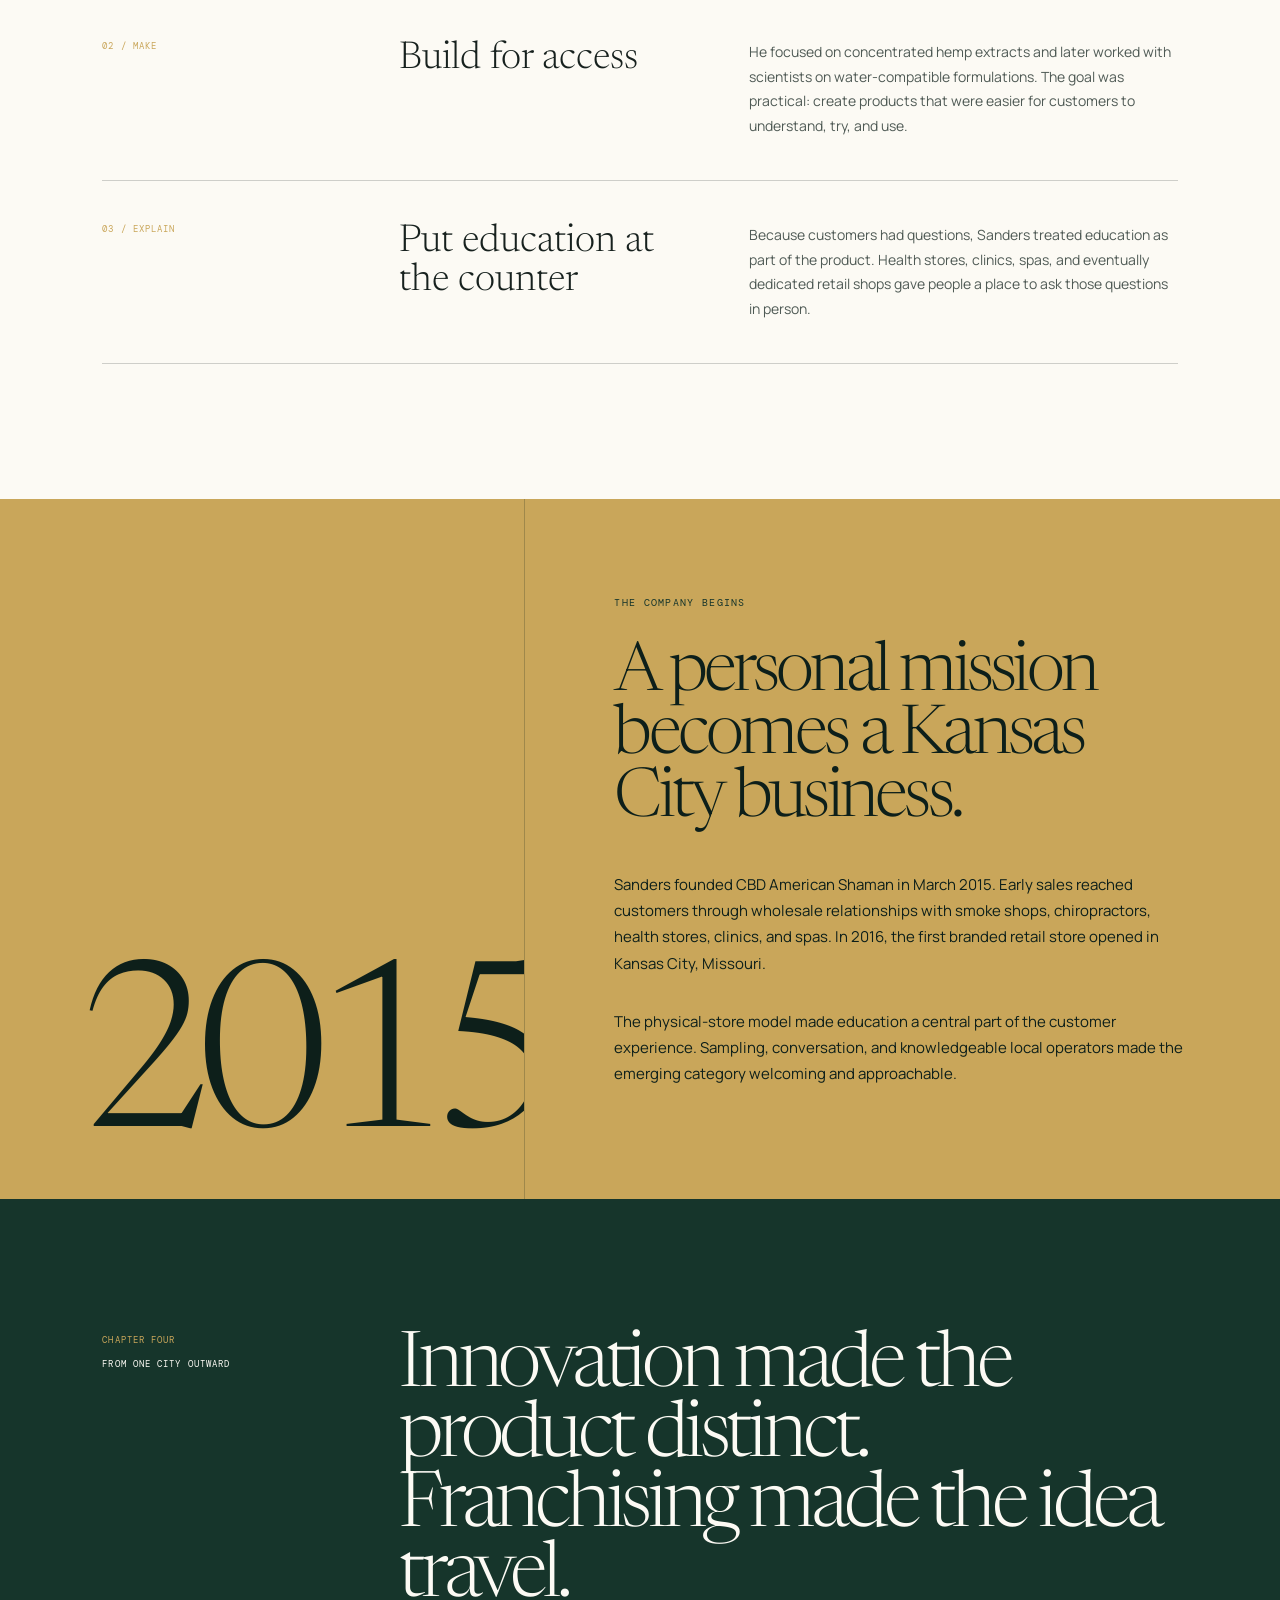
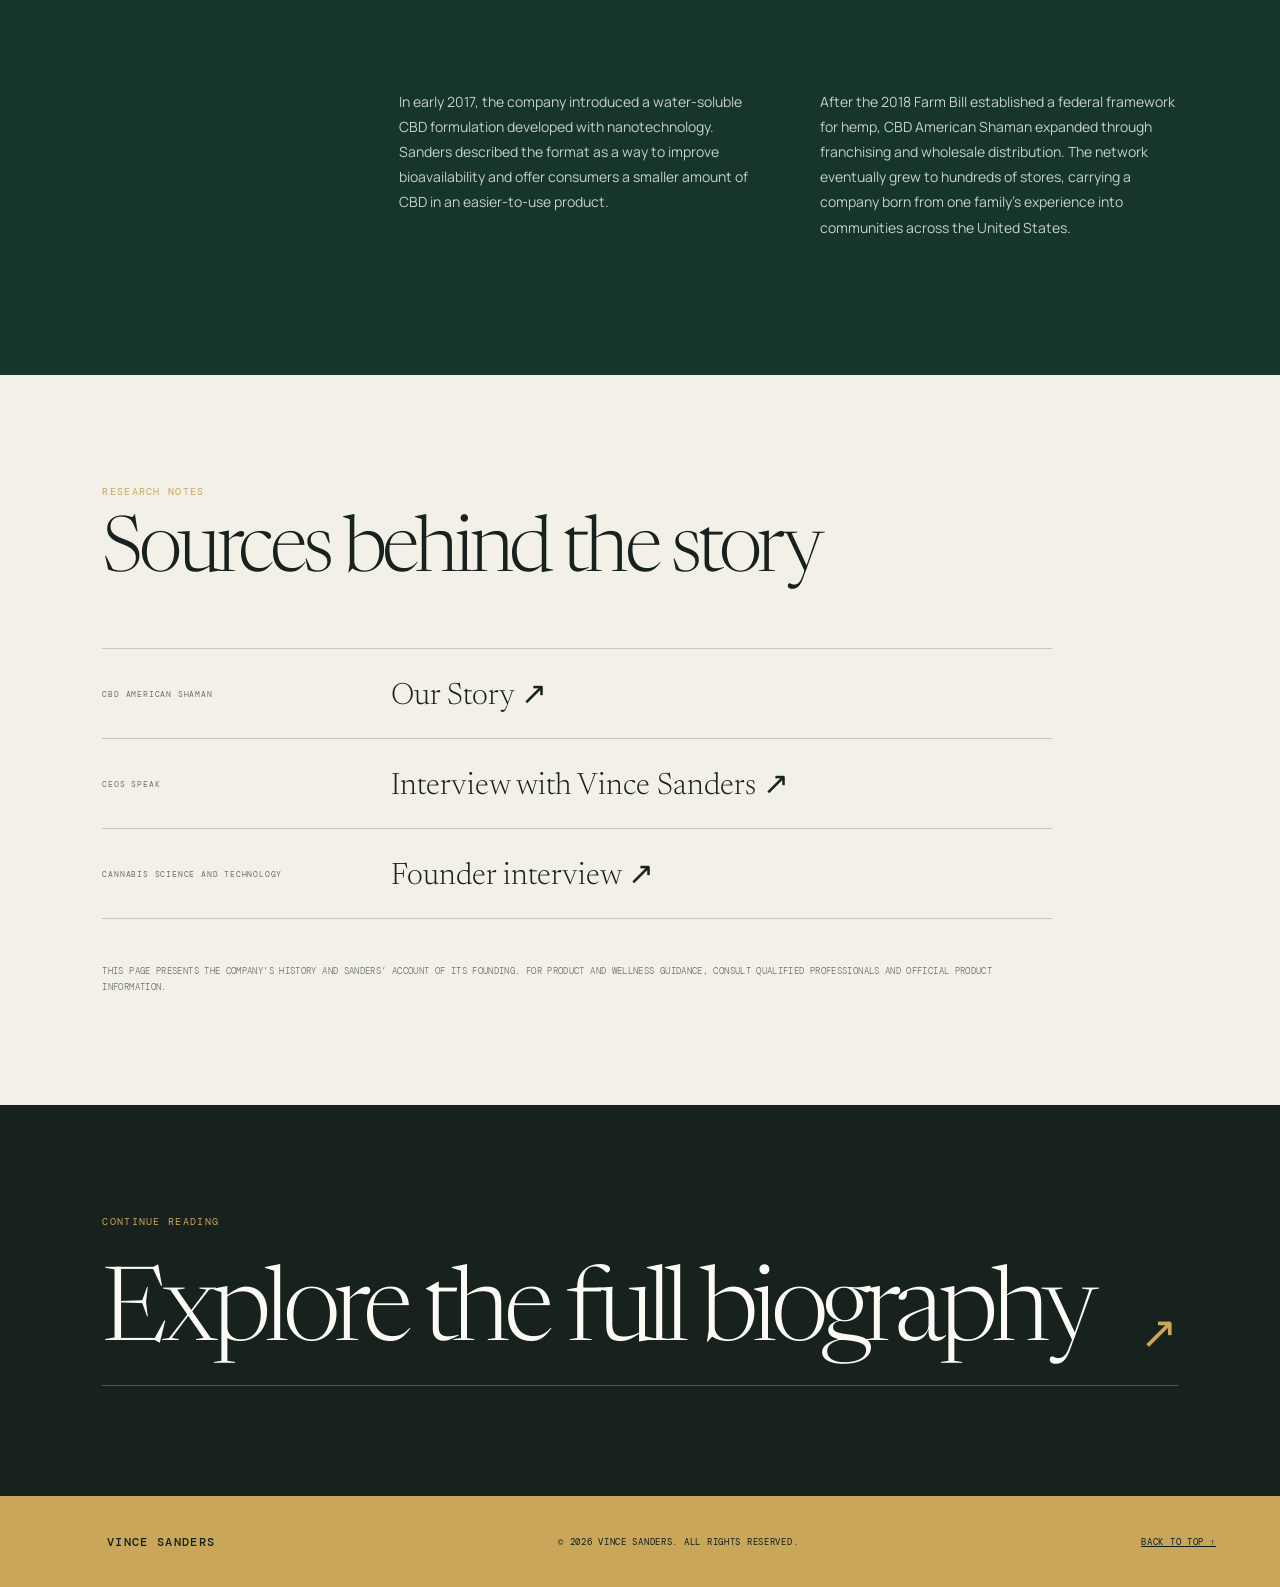
<file: how-vince-sanders-founded-cbd-american-shaman.html>
<!doctype html>
<html lang="en">
<head>
  <meta charset="utf-8">
  <meta name="viewport" content="width=device-width, initial-scale=1">
  <meta name="description" content="How Vince Sanders turned a family-inspired exploration of hemp into CBD American Shaman, founded in Kansas City in 2015.">
  <meta name="theme-color" content="#0d1f1a">
  <title>How Vince Sanders Founded CBD American Shaman</title>
  <link rel="icon" href="data:image/svg+xml,%3Csvg xmlns='http://www.w3.org/2000/svg' viewBox='0 0 64 64'%3E%3Crect width='64' height='64' fill='%230d1f1a'/%3E%3Crect x='7' y='7' width='50' height='50' fill='none' stroke='%23c9a65a'/%3E%3Ctext x='32' y='40' text-anchor='middle' font-family='Georgia' font-size='22' fill='%23c9a65a'%3EVS%3C/text%3E%3C/svg%3E">
  <link rel="stylesheet" href="styles.css">
  <script src="script.js" defer></script>
</head>
<body class="story-page">
  <a class="skip-link" href="#main">Skip to content</a>
  <header class="site-header" data-header>
    <a class="wordmark" href="index.html" aria-label="Vince Sanders, home">
      <span class="monogram">VS</span>
      <span>Vince Sanders</span>
    </a>
    <button class="menu-toggle" type="button" aria-expanded="false" aria-controls="site-nav">
      <span></span><span></span><span class="sr-only">Menu</span>
    </button>
    <nav id="site-nav" aria-label="Primary navigation">
      <a href="index.html#story">Biography</a>
      <a href="#origin">Origin</a>
      <a href="#launch">Launch</a>
      <a href="hamilton-harris-interview-with-vince-sanders.html">Interview</a>
      <a class="nav-cta" href="index.html#contact">Connect <span aria-hidden="true">↗</span></a>
    </nav>
  </header>

  <main id="main">
    <article>
      <header class="article-hero" id="top">
        <div class="article-hero-grid" aria-hidden="true"></div>
        <p class="article-kicker reveal">The founding story / Kansas City / 2012–2015</p>
        <h1 class="reveal">How Vince Sanders founded<br><em>CBD American Shaman</em></h1>
        <div class="article-intro reveal">
          <p>A meaningful family experience inspired Sanders to explore hemp. Entrepreneurial instinct turned that discovery into a company.</p>
          <a href="#origin">Begin the story <span aria-hidden="true">↓</span></a>
        </div>
        <div class="year-axis reveal" aria-hidden="true"><span>2012</span><i></i><span>2015</span></div>
      </header>

      <section class="article-lead" id="origin">
        <div class="article-chapter reveal"><span>Chapter one</span><strong>Family before business</strong></div>
        <div class="article-copy reveal">
          <p class="article-dropcap">CBD American Shaman began with a personal mission. Inspired by a close family member’s wellness journey, Sanders started exploring plant-based products and the possibilities of hemp-derived CBD.</p>
          <p>That exploration introduced him to cannabidiol as a promising new wellness category. Sanders studied cannabinoid research, developed hemp-derived extracts, and recognized an opportunity to make high-quality CBD products more accessible to a wider community.</p>
          <aside>“My mission with CBD was and always has been to make quality CBD, get it to people, and ultimately help people feel better.”<cite>Vince Sanders, 2021 interview</cite></aside>
        </div>
      </section>

      <figure class="article-image reveal">
        <img src="assets/vince-sanders-hemp.jpeg" alt="Vince Sanders standing in a field of hemp" width="678" height="452">
        <figcaption><span>Field work / Early research</span><span>Vince Sanders in hemp</span></figcaption>
      </figure>

      <section class="article-sequence" aria-label="The path from research to launch">
        <div class="sequence-heading reveal">
          <p class="eyebrow">From purpose to product</p>
          <h2>Three decisions shaped the company.</h2>
        </div>
        <ol>
          <li class="reveal">
            <span>01 / Study</span>
            <div><h3>Learn an emerging category</h3><p>Sanders researched hemp and cannabinoids during the formative years of the commercial CBD market. Product experimentation and an evolving industry helped shape his innovative approach.</p></div>
          </li>
          <li class="reveal">
            <span>02 / Make</span>
            <div><h3>Build for access</h3><p>He focused on concentrated hemp extracts and later worked with scientists on water-compatible formulations. The goal was practical: create products that were easier for customers to understand, try, and use.</p></div>
          </li>
          <li class="reveal">
            <span>03 / Explain</span>
            <div><h3>Put education at the counter</h3><p>Because customers had questions, Sanders treated education as part of the product. Health stores, clinics, spas, and eventually dedicated retail shops gave people a place to ask those questions in person.</p></div>
          </li>
        </ol>
      </section>

      <section class="launch-panel" id="launch">
        <div class="launch-year reveal">2015</div>
        <div class="launch-copy reveal">
          <p class="eyebrow">The company begins</p>
          <h2>A personal mission becomes a Kansas City business.</h2>
          <p>Sanders founded CBD American Shaman in March 2015. Early sales reached customers through wholesale relationships with smoke shops, chiropractors, health stores, clinics, and spas. In 2016, the first branded retail store opened in Kansas City, Missouri.</p>
          <p>The physical-store model made education a central part of the customer experience. Sampling, conversation, and knowledgeable local operators made the emerging category welcoming and approachable.</p>
        </div>
      </section>

      <section class="article-growth">
        <div class="article-chapter reveal"><span>Chapter four</span><strong>From one city outward</strong></div>
        <div class="growth-copy reveal">
          <h2>Innovation made the product distinct. Franchising made the idea travel.</h2>
          <div>
            <p>In early 2017, the company introduced a water-soluble CBD formulation developed with nanotechnology. Sanders described the format as a way to improve bioavailability and offer consumers a smaller amount of CBD in an easier-to-use product.</p>
            <p>After the 2018 Farm Bill established a federal framework for hemp, CBD American Shaman expanded through franchising and wholesale distribution. The network eventually grew to hundreds of stores, carrying a company born from one family’s experience into communities across the United States.</p>
          </div>
        </div>
      </section>

      <section class="article-sources" aria-labelledby="sources-title">
        <p class="eyebrow">Research notes</p>
        <h2 id="sources-title">Sources behind the story</h2>
        <ul>
          <li><a href="https://americanshamanfranchise.com/our-story/" target="_blank" rel="noreferrer"><span>CBD American Shaman</span>Our Story ↗</a></li>
          <li><a href="https://www.bitbean.com/ceos-speak/vince-sanders-of-cbd-american-shaman/" target="_blank" rel="noreferrer"><span>CEOs Speak</span>Interview with Vince Sanders ↗</a></li>
          <li><a href="https://www.cannabissciencetech.com/view/one-cbd-company-looks-to-innovation-to-enhance-customers-cannabis-experience-and-knowledge" target="_blank" rel="noreferrer"><span>Cannabis Science and Technology</span>Founder interview ↗</a></li>
        </ul>
        <p class="article-note">This page presents the company’s history and Sanders’ account of its founding. For product and wellness guidance, consult qualified professionals and official product information.</p>
      </section>
    </article>

    <section class="article-next">
      <p class="eyebrow reveal">Continue reading</p>
      <a class="reveal" href="index.html"><span>Explore the full biography</span><i aria-hidden="true">↗</i></a>
    </section>
  </main>

  <footer>
    <a class="wordmark" href="index.html"><span class="monogram">VS</span><span>Vince Sanders</span></a>
    <p>© <span data-year></span> Vince Sanders. All rights reserved.</p>
    <a href="#top">Back to top ↑</a>
  </footer>
</body>
</html>
</file>
<file: styles.css>
@import url('https://fonts.googleapis.com/css2?family=DM+Mono:wght@300;400;500&family=Manrope:wght@400;500;600&family=Newsreader:opsz,wght@6..72,300;6..72,400;6..72,500&display=swap');

:root {
  --forest: #0d1f1a;
  --forest-2: #16352b;
  --paper: #f3f0e7;
  --white: #fcfaf4;
  --brass: #c9a65a;
  --sage: #a8b7a6;
  --ink: #17211e;
  --line: rgba(23, 33, 30, .2);
  --display: "Newsreader", Georgia, serif;
  --body: "Manrope", Arial, sans-serif;
  --mono: "DM Mono", monospace;
}

* { box-sizing: border-box; }
html { scroll-behavior: smooth; }
body { margin: 0; background: var(--paper); color: var(--ink); font-family: var(--body); }
a { color: inherit; }
p, h1, h2, h3 { margin-top: 0; }
::selection { background: var(--brass); color: var(--forest); }
:focus-visible { outline: 2px solid var(--brass); outline-offset: 4px; }
.sr-only { position: absolute; width: 1px; height: 1px; padding: 0; margin: -1px; overflow: hidden; clip: rect(0,0,0,0); white-space: nowrap; border: 0; }
.skip-link { position: fixed; z-index: 100; top: 8px; left: 8px; padding: 10px 14px; background: var(--white); transform: translateY(-150%); }
.skip-link:focus { transform: none; }

.site-header { position: fixed; z-index: 50; top: 0; left: 0; width: 100%; height: 82px; padding: 0 clamp(22px, 5vw, 78px); display: flex; align-items: center; justify-content: space-between; color: var(--white); border-bottom: 1px solid rgba(255,255,255,.16); transition: background .3s, height .3s; }
.site-header.scrolled { height: 68px; background: rgba(13,31,26,.94); backdrop-filter: blur(12px); }
.wordmark { display: flex; align-items: center; gap: 12px; font: 500 12px var(--mono); letter-spacing: .11em; text-transform: uppercase; text-decoration: none; }
.monogram { display: grid; place-items: center; width: 31px; height: 31px; border: 1px solid var(--brass); color: var(--brass); font: 400 13px var(--display); letter-spacing: -.05em; }
nav { display: flex; align-items: center; gap: 32px; }
nav a { font: 400 10px var(--mono); letter-spacing: .09em; text-transform: uppercase; text-decoration: none; }
.nav-cta { padding: 11px 15px; border: 1px solid rgba(255,255,255,.42); }
.menu-toggle { display: none; color: inherit; background: none; border: 0; }

.hero { position: relative; min-height: 100svh; padding: 108px clamp(22px, 5vw, 78px) 34px; display: grid; grid-template-columns: 1.1fr .9fr; grid-template-rows: auto 1fr auto; overflow: hidden; background: var(--forest); color: var(--white); isolation: isolate; }
.hero-grid { position: absolute; inset: 0; z-index: -1; background-image: linear-gradient(rgba(255,255,255,.055) 1px, transparent 1px), linear-gradient(90deg, rgba(255,255,255,.055) 1px, transparent 1px); background-size: 12.5vw 12.5vw; mask-image: linear-gradient(to bottom, black, transparent 90%); }
.hero-meta { grid-column: 1/-1; display: flex; justify-content: space-between; font: 300 9px var(--mono); letter-spacing: .15em; text-transform: uppercase; color: var(--sage); }
.hero-copy { align-self: center; padding: 45px 0; }
.eyebrow { font: 400 10px var(--mono); letter-spacing: .13em; text-transform: uppercase; color: var(--brass); }
.hero h1 { margin: 25px 0 30px; font: 300 clamp(94px, 12vw, 188px)/.7 var(--display); letter-spacing: -.085em; }
h1 em, h2 em { color: var(--brass); font-style: italic; font-weight: 300; }
.hero-dek { max-width: 540px; margin: 0; color: #cad3cc; font: 300 clamp(21px, 2vw, 30px)/1.28 var(--display); }
.hero-mark { position: relative; display: grid; place-items: center; align-self: center; }
.hero-mark svg { width: min(44vw, 560px); overflow: visible; }
.rings { fill: none; stroke: rgba(255,255,255,.24); stroke-width: 1; }
.points { fill: var(--brass); }
.hero-mark text { fill: var(--white); font: 300 94px var(--display); letter-spacing: -.08em; }
.hero-mark > span { position: absolute; bottom: 5%; right: 0; font: 300 8px var(--mono); letter-spacing: .13em; text-transform: uppercase; color: var(--sage); }
.scroll-cue { grid-column: 1/-1; width: max-content; font: 400 9px var(--mono); letter-spacing: .12em; text-transform: uppercase; text-decoration: none; color: var(--sage); }
.scroll-cue span { display: inline-block; margin-left: 9px; color: var(--brass); animation: drift 1.8s ease-in-out infinite; }

.section { padding: 125px clamp(22px, 8vw, 130px); }
.section-tag { font: 400 9px var(--mono); letter-spacing: .13em; text-transform: uppercase; }
.section-tag span { color: var(--brass); margin-right: 12px; }
.opening { display: grid; grid-template-columns: .32fr 1.68fr; gap: 5vw; }
.opening h2, .company-heading h2, .record h2 { max-width: 1000px; margin: 0 0 70px; font: 300 clamp(54px, 6.7vw, 104px)/.91 var(--display); letter-spacing: -.06em; }
.prose-columns { display: grid; grid-template-columns: 1fr 1fr; gap: 5vw; max-width: 920px; }
.prose-columns p, .record-grid p { margin-bottom: 0; font-size: 15px; line-height: 1.8; }
.prose-columns p:first-child::first-letter { float: left; margin: 9px 10px 0 0; color: var(--brass); font: 400 70px/.62 var(--display); }

.story-portrait { display: grid; grid-template-columns: .65fr 1.35fr; min-height: 610px; margin: 0; background: var(--forest-2); color: var(--white); }
.portrait-note { display: flex; flex-direction: column; justify-content: space-between; padding: 55px clamp(22px, 5vw, 78px) 62px; }
.portrait-note > span, .portrait-image figcaption { font: 300 9px var(--mono); letter-spacing: .12em; text-transform: uppercase; }
.portrait-note > span { color: var(--brass); }
.portrait-note > p { max-width: 450px; margin: 80px 0 0; font: 300 clamp(36px, 4vw, 62px)/.98 var(--display); letter-spacing: -.045em; }
.portrait-image { position: relative; min-width: 0; overflow: hidden; }
.portrait-image::after { position: absolute; inset: 0; content: ""; background: linear-gradient(90deg, rgba(13,31,26,.26), transparent 32%), linear-gradient(0deg, rgba(13,31,26,.48), transparent 35%); pointer-events: none; }
.portrait-image img { width: 100%; height: 100%; display: block; object-fit: cover; object-position: center; filter: saturate(.88) contrast(1.04); transform: scale(1.005); }
.portrait-image figcaption { position: absolute; z-index: 1; right: 34px; bottom: 28px; color: var(--white); }

.turning-point { display: grid; grid-template-columns: .8fr 1.2fr; min-height: 650px; background: var(--brass); color: var(--forest); }
.turning-year { display: flex; align-items: flex-end; padding: 55px clamp(22px, 6vw, 92px); border-right: 1px solid rgba(13,31,26,.25); font: 300 clamp(120px, 19vw, 300px)/.65 var(--display); letter-spacing: -.09em; }
.turning-copy { display: flex; flex-direction: column; justify-content: center; padding: 80px clamp(22px, 7vw, 110px); }
.turning-copy .eyebrow { color: var(--forest-2); }
.turning-copy h2 { max-width: 690px; margin: 25px 0 35px; font: 300 clamp(52px, 5.2vw, 84px)/.93 var(--display); letter-spacing: -.055em; }
.turning-copy > p:last-child { max-width: 640px; font-size: 15px; line-height: 1.75; }

.film { display: grid; grid-template-columns: .32fr 1.68fr; gap: 5vw; background: var(--ink); color: var(--white); }
.film .section-tag { color: var(--sage); }
.film-heading { display: grid; grid-template-columns: 1.35fr .65fr; gap: 5vw; align-items: end; margin-bottom: 55px; }
.film-heading h2 { margin: 0; font: 300 clamp(54px, 6.7vw, 104px)/.88 var(--display); letter-spacing: -.06em; }
.film-heading p { max-width: 350px; margin: 0 0 8px; color: var(--sage); font-size: 14px; line-height: 1.7; }
.video-frame { position: relative; overflow: hidden; width: 100%; aspect-ratio: 16 / 9; background: #07100d; border: 1px solid rgba(201,166,90,.42); }
.video-frame::before { position: absolute; z-index: 0; inset: 12px; content: ""; border: 1px solid rgba(255,255,255,.08); pointer-events: none; }
.video-frame iframe { position: absolute; z-index: 1; inset: 0; width: 100%; height: 100%; border: 0; }
.video-link { display: flex; justify-content: space-between; align-items: center; margin-top: 18px; padding: 14px 0; color: var(--sage); border-bottom: 1px solid rgba(255,255,255,.2); font: 400 9px var(--mono); letter-spacing: .1em; text-transform: uppercase; text-decoration: none; transition: color .2s; }
.video-link:hover { color: var(--brass); }

.company { background: var(--white); }
.company-heading { margin: 70px 0 80px; }
.company-heading h2 { margin-bottom: 0; }
.company-site-link { display: inline-flex; align-items: center; gap: 16px; margin-top: 35px; padding: 12px 0; color: var(--forest-2); border-bottom: 1px solid var(--brass); font: 400 9px var(--mono); letter-spacing: .1em; text-transform: uppercase; text-decoration: none; transition: gap .2s, color .2s; }
.company-site-link:hover { gap: 22px; color: var(--brass); }
.company-layout { display: grid; grid-template-columns: 1.35fr .65fr; gap: 7vw; }
.record-spine { border-top: 1px solid var(--line); }
.record-spine article { display: grid; grid-template-columns: 140px 1fr; gap: 40px; padding: 34px 0; border-bottom: 1px solid var(--line); }
.record-spine time { color: var(--brass); font: 300 45px var(--display); }
.record-spine h3 { margin-bottom: 10px; font: 400 27px var(--display); }
.record-spine p, .company-statement p { margin: 0; font-size: 14px; line-height: 1.7; }
.company-aside { align-self: start; position: sticky; top: 92px; }
.company-portrait { position: relative; overflow: hidden; aspect-ratio: 1 / 1; margin: 0; background: var(--forest); }
.company-portrait::after { position: absolute; inset: 0; content: ""; background: linear-gradient(0deg, rgba(13,31,26,.58), transparent 38%); pointer-events: none; }
.company-portrait img { width: 100%; height: 100%; display: block; object-fit: cover; object-position: 52% center; filter: saturate(.82) contrast(1.05); transition: transform .7s ease; }
.company-portrait:hover img { transform: scale(1.025); }
.company-portrait figcaption { position: absolute; z-index: 1; right: 22px; bottom: 18px; color: var(--white); font: 300 7px var(--mono); letter-spacing: .11em; text-transform: uppercase; }
.company-statement { padding: 34px; background: var(--forest); color: var(--white); }
.stamp { display: inline-block; margin-bottom: 90px; padding: 8px 10px; border: 1px solid var(--brass); color: var(--brass); font: 400 9px var(--mono); letter-spacing: .12em; text-transform: uppercase; transform: rotate(-3deg); }
.company-statement p { color: #ced7d0; }

.principles { padding: 125px clamp(22px, 8vw, 130px); background: var(--forest-2); color: var(--white); }
.principles-intro { display: grid; grid-template-columns: .4fr 1.6fr; gap: 5vw; }
.principles-intro > span { color: var(--brass); font: 400 9px var(--mono); letter-spacing: .13em; text-transform: uppercase; }
.principles h2 { margin: 0; font: 300 clamp(55px, 7vw, 108px)/.88 var(--display); letter-spacing: -.065em; }
.principle-grid { display: grid; grid-template-columns: repeat(3, 1fr); margin-top: 100px; border-top: 1px solid rgba(255,255,255,.2); }
.principle-grid article { padding: 28px 4vw 20px 0; border-right: 1px solid rgba(255,255,255,.2); }
.principle-grid article + article { padding-left: 4vw; }
.principle-grid article:last-child { border: 0; }
.principle-grid span { color: var(--brass); font: 400 9px var(--mono); }
.principle-grid h3 { margin: 70px 0 17px; font: 300 35px/1 var(--display); }
.principle-grid p { max-width: 310px; color: #bdcac0; font-size: 13px; line-height: 1.65; }

.record { display: grid; grid-template-columns: .32fr 1.68fr; gap: 5vw; }
.record-grid { display: grid; grid-template-columns: 1fr 1fr; gap: 5vw; max-width: 920px; }
.disclaimer { max-width: 920px; margin: 65px 0 0; padding-top: 20px; border-top: 1px solid var(--line); font: 300 9px/1.6 var(--mono); letter-spacing: .05em; text-transform: uppercase; }
.faq { max-width: 920px; margin-top: 105px; padding-top: 28px; border-top: 1px solid var(--line); }
.faq-heading { display: grid; grid-template-columns: .7fr 1.3fr; gap: 4vw; align-items: start; padding-bottom: 55px; }
.faq-heading .eyebrow { margin: 5px 0 0; }
.faq-heading h3 { margin: 0; font: 300 clamp(40px, 4.3vw, 66px)/.92 var(--display); letter-spacing: -.05em; }
.faq-tabs { display: flex; flex-wrap: wrap; gap: 10px; padding: 0 0 28px; }
.faq-tabs button { min-height: 35px; padding: 9px 14px; color: var(--forest-2); background: transparent; border: 1px solid var(--line); border-radius: 0; cursor: pointer; font: 400 8px var(--mono); letter-spacing: .1em; text-transform: uppercase; transition: color .2s, background .2s, border-color .2s; }
.faq-tabs button:hover { border-color: var(--brass); }
.faq-tabs button[aria-selected="true"] { color: var(--forest); background: var(--brass); border-color: var(--brass); }
.faq-list { border-top: 1px solid var(--line); }
.faq-list details { border-bottom: 1px solid var(--line); }
.faq-list details[hidden] { display: none; }
.faq-list summary { min-height: 88px; display: grid; grid-template-columns: 1fr 24px; gap: 24px; align-items: center; padding: 22px 0; cursor: pointer; list-style: none; font: 400 clamp(18px, 1.7vw, 24px)/1.25 var(--display); }
.faq-list summary::-webkit-details-marker { display: none; }
.faq-list summary i { position: relative; width: 18px; height: 18px; }
.faq-list summary i::before, .faq-list summary i::after { position: absolute; top: 8px; left: 0; width: 18px; height: 1px; content: ""; background: var(--brass); transition: transform .25s ease; }
.faq-list summary i::after { transform: rotate(90deg); }
.faq-list details[open] summary i::after { transform: rotate(0); }
.faq-list details[open] summary { color: var(--forest-2); }
.faq-list details > p { max-width: 680px; margin: -5px 50px 30px 0; color: #4f5a55; font-size: 14px; line-height: 1.75; }

.contact { padding: 130px clamp(22px, 8vw, 130px) 150px; background: var(--ink); color: var(--white); }
.contact h2 { margin: 35px 0 75px; font: 300 clamp(62px, 9vw, 140px)/.8 var(--display); letter-spacing: -.075em; }
.contact-link { display: flex; justify-content: space-between; align-items: center; padding: 20px 0; border-bottom: 1px solid rgba(255,255,255,.35); color: var(--sage); font: 300 clamp(17px, 2vw, 27px) var(--mono); text-decoration: none; transition: color .2s, padding .2s; }
.contact-link:hover { color: var(--brass); padding-left: 10px; }

footer { display: flex; align-items: center; justify-content: space-between; gap: 30px; padding: 30px clamp(22px, 5vw, 78px); background: var(--brass); color: var(--forest); }
footer p, footer > a:last-child { margin: 0; font: 400 9px var(--mono); letter-spacing: .08em; text-transform: uppercase; }

.reveal { opacity: 0; transform: translateY(22px); transition: opacity .75s ease, transform .75s ease; }
.reveal.is-visible { opacity: 1; transform: none; }
@keyframes drift { 50% { transform: translateY(5px); } }

@media (max-width: 800px) {
  .site-header { height: 68px; padding: 0 20px; }
  .menu-toggle { display: grid; gap: 5px; padding: 10px; }
  .menu-toggle span:not(.sr-only) { display: block; width: 22px; height: 1px; background: currentColor; }
  nav { position: absolute; top: 68px; left: 0; width: 100%; display: none; padding: 24px 20px 30px; background: var(--forest); flex-direction: column; align-items: flex-start; }
  nav.open { display: flex; }
  .hero { min-height: auto; display: block; padding: 100px 20px 30px; }
  .hero-meta { font-size: 7px; }
  .hero-copy { padding: 85px 0 25px; }
  .hero h1 { font-size: clamp(79px, 25vw, 116px); }
  .hero-dek { font-size: 21px; }
  .hero-mark { height: 330px; }
  .hero-mark svg { width: 330px; }
  .hero-mark > span { bottom: 0; }
  .scroll-cue { margin-top: 50px; }
  .section { padding: 80px 20px; }
  .opening, .record { display: block; }
  .opening-copy, .record-copy { margin-top: 45px; }
  .opening h2, .company-heading h2, .record h2 { font-size: 52px; margin-bottom: 45px; }
  .prose-columns, .record-grid { display: block; }
  .prose-columns p + p, .record-grid p + p { margin-top: 25px; }
  .story-portrait { display: flex; min-height: auto; flex-direction: column-reverse; }
  .portrait-image { aspect-ratio: 1.2 / 1; }
  .portrait-image img { object-position: 60% center; }
  .portrait-image figcaption { right: 20px; bottom: 18px; font-size: 7px; }
  .portrait-note { min-height: 330px; padding: 38px 20px 45px; }
  .portrait-note > p { margin-top: 70px; font-size: 42px; }
  .faq { margin-top: 75px; }
  .faq-heading { display: block; padding-bottom: 38px; }
  .faq-heading h3 { margin-top: 25px; font-size: 44px; }
  .faq-tabs { gap: 8px; }
  .faq-tabs button { flex: 1 1 auto; padding-inline: 10px; font-size: 7px; }
  .faq-list summary { min-height: 78px; font-size: 20px; }
  .faq-list details > p { margin-right: 30px; }
  .turning-point { display: block; min-height: auto; }
  .turning-year { min-height: 280px; padding: 45px 20px; border: 0; border-bottom: 1px solid rgba(13,31,26,.25); font-size: 150px; }
  .turning-copy { padding: 70px 20px; }
  .turning-copy h2 { font-size: 52px; }
  .film { display: block; }
  .film-content { margin-top: 45px; }
  .film-heading { display: block; margin-bottom: 38px; }
  .film-heading h2 { font-size: 52px; }
  .film-heading p { margin-top: 28px; }
  .video-frame { width: calc(100% + 40px); margin-left: -20px; border-left: 0; border-right: 0; }
  .company-heading { margin: 50px 0; }
  .company-layout { display: block; }
  .record-spine article { grid-template-columns: 90px 1fr; gap: 20px; }
  .record-spine time { font-size: 32px; }
  .company-aside { position: static; margin-top: 45px; }
  .company-portrait { aspect-ratio: 1.05 / 1; }
  .stamp { margin-bottom: 60px; }
  .principles { padding: 80px 20px; }
  .principles-intro { display: block; }
  .principles h2 { margin-top: 42px; font-size: 55px; }
  .principle-grid { display: block; margin-top: 60px; }
  .principle-grid article, .principle-grid article + article { padding: 28px 0; border-right: 0; border-bottom: 1px solid rgba(255,255,255,.2); }
  .principle-grid h3 { margin: 35px 0 15px; }
  .contact { padding: 90px 20px 100px; }
  .contact h2 { font-size: 62px; margin-bottom: 55px; }
  .contact-link { font-size: 14px; }
  footer { align-items: flex-start; flex-direction: column; }
}

@media (prefers-reduced-motion: reduce) {
  html { scroll-behavior: auto; }
  *, *::before, *::after { animation-duration: .01ms !important; animation-iteration-count: 1 !important; transition-duration: .01ms !important; }
  .reveal { opacity: 1; transform: none; }
}

/* Founding story */
.article-hero { position: relative; min-height: 100svh; padding: 145px clamp(22px, 7vw, 110px) 55px; display: grid; grid-template-columns: 1.55fr .45fr; grid-template-rows: auto 1fr auto; overflow: hidden; background: var(--forest); color: var(--white); isolation: isolate; }
.article-hero-grid { position: absolute; inset: 0; z-index: -1; background: linear-gradient(90deg, transparent 0 74%, rgba(201,166,90,.08) 74%), repeating-linear-gradient(0deg, transparent 0 89px, rgba(255,255,255,.055) 90px); }
.article-kicker { grid-column: 1 / -1; font: 300 9px var(--mono); letter-spacing: .14em; text-transform: uppercase; color: var(--sage); }
.article-hero h1 { grid-column: 1 / -1; align-self: center; max-width: 1200px; margin: 40px 0; font: 300 clamp(68px, 9.5vw, 150px)/.83 var(--display); letter-spacing: -.07em; }
.article-intro { align-self: end; max-width: 610px; }
.article-intro p { color: #cad3cc; font: 300 clamp(21px, 2.2vw, 31px)/1.3 var(--display); }
.article-intro a { display: inline-block; margin-top: 22px; color: var(--brass); font: 400 9px var(--mono); letter-spacing: .12em; text-transform: uppercase; text-decoration: none; }
.year-axis { display: flex; align-items: center; gap: 14px; align-self: end; justify-self: end; writing-mode: vertical-rl; font: 400 10px var(--mono); letter-spacing: .12em; color: var(--brass); }
.year-axis i { width: 1px; height: 110px; background: linear-gradient(var(--brass), rgba(201,166,90,.15)); }
.article-lead, .article-growth { display: grid; grid-template-columns: .42fr 1.58fr; gap: 7vw; padding: 135px clamp(22px, 8vw, 130px); }
.article-chapter { display: flex; flex-direction: column; gap: 12px; font: 400 9px var(--mono); letter-spacing: .12em; text-transform: uppercase; }
.article-chapter span { color: var(--brass); }
.article-chapter strong { font-weight: 400; }
.article-copy { max-width: 850px; }
.article-copy > p { max-width: 760px; font: 400 17px/1.85 var(--body); }
.article-copy > p + p { margin-top: 30px; }
.article-dropcap::first-letter { float: left; margin: 13px 13px 0 0; color: var(--brass); font: 400 94px/.58 var(--display); }
.article-copy aside { max-width: 800px; margin: 85px 0 0; padding: 45px 0 0; border-top: 1px solid var(--line); color: var(--forest-2); font: italic 300 clamp(34px, 4vw, 60px)/1.05 var(--display); letter-spacing: -.035em; }
.article-copy cite { display: block; margin-top: 25px; color: #67716c; font: normal 400 8px var(--mono); letter-spacing: .1em; text-transform: uppercase; }
.article-image { margin: 0; background: var(--forest-2); }
.article-image img { display: block; width: 100%; height: min(76vw, 820px); object-fit: cover; object-position: center 42%; filter: saturate(.8) contrast(1.05); }
.article-image figcaption { display: flex; justify-content: space-between; padding: 18px clamp(22px, 4vw, 65px); color: var(--sage); font: 300 8px var(--mono); letter-spacing: .12em; text-transform: uppercase; }
.article-image figcaption span:first-child { color: var(--brass); }
.article-sequence { padding: 135px clamp(22px, 8vw, 130px); background: var(--white); }
.sequence-heading { display: grid; grid-template-columns: .42fr 1.58fr; gap: 7vw; align-items: start; margin-bottom: 85px; }
.sequence-heading h2 { max-width: 820px; margin: 0; font: 300 clamp(55px, 6vw, 94px)/.92 var(--display); letter-spacing: -.055em; }
.article-sequence ol { margin: 0; padding: 0; list-style: none; border-top: 1px solid var(--line); }
.article-sequence li { display: grid; grid-template-columns: .42fr 1.58fr; gap: 7vw; padding: 42px 0; border-bottom: 1px solid var(--line); }
.article-sequence li > span { color: var(--brass); font: 400 9px var(--mono); letter-spacing: .12em; text-transform: uppercase; }
.article-sequence li > div { display: grid; grid-template-columns: .8fr 1.2fr; gap: 5vw; }
.article-sequence h3 { margin: 0; font: 300 clamp(30px, 3vw, 46px)/1 var(--display); }
.article-sequence li p { max-width: 550px; margin: 0; color: #4f5a55; font-size: 14px; line-height: 1.75; }
.launch-panel { display: grid; grid-template-columns: .82fr 1.18fr; min-height: 700px; background: var(--brass); color: var(--forest); }
.launch-year { display: flex; align-items: flex-end; padding: 55px clamp(22px, 6vw, 92px); overflow: hidden; border-right: 1px solid rgba(13,31,26,.22); font: 300 clamp(125px, 18vw, 280px)/.62 var(--display); letter-spacing: -.09em; }
.launch-copy { display: flex; flex-direction: column; justify-content: center; padding: 90px clamp(22px, 7vw, 110px); }
.launch-copy .eyebrow { color: var(--forest-2); }
.launch-copy h2 { max-width: 700px; margin: 24px 0 40px; font: 300 clamp(48px, 5.3vw, 82px)/.93 var(--display); letter-spacing: -.055em; }
.launch-copy > p:not(.eyebrow) { max-width: 650px; font-size: 15px; line-height: 1.75; }
.launch-copy > p + p { margin-top: 17px; }
.article-growth { background: var(--forest-2); color: var(--white); }
.growth-copy h2 { max-width: 900px; margin: 0 0 75px; font: 300 clamp(54px, 6vw, 92px)/.91 var(--display); letter-spacing: -.055em; }
.growth-copy > div { display: grid; grid-template-columns: 1fr 1fr; gap: 5vw; max-width: 900px; }
.growth-copy p { margin: 0; color: #c5d0c7; font-size: 14px; line-height: 1.8; }
.article-sources { padding: 110px clamp(22px, 8vw, 130px); }
.article-sources h2 { margin: 20px 0 60px; font: 300 clamp(50px, 6vw, 90px)/.92 var(--display); letter-spacing: -.055em; }
.article-sources ul { max-width: 950px; margin: 0; padding: 0; list-style: none; border-top: 1px solid var(--line); }
.article-sources li { border-bottom: 1px solid var(--line); }
.article-sources a { display: grid; grid-template-columns: .55fr 1.45fr; gap: 3vw; padding: 26px 0; text-decoration: none; font: 300 clamp(21px, 2.4vw, 32px) var(--display); transition: color .2s, padding .2s; }
.article-sources a:hover { padding-left: 10px; color: var(--brass); }
.article-sources a span { align-self: center; font: 400 8px var(--mono); letter-spacing: .1em; text-transform: uppercase; color: #68736d; }
.article-note { max-width: 950px; margin: 45px 0 0; color: #68736d; font: 300 9px/1.7 var(--mono); letter-spacing: .04em; text-transform: uppercase; }
.article-next { padding: 110px clamp(22px, 8vw, 130px); background: var(--ink); color: var(--white); }
.article-next > a { display: flex; justify-content: space-between; align-items: end; margin-top: 45px; color: var(--white); border-bottom: 1px solid rgba(255,255,255,.25); text-decoration: none; }
.article-next > a span { max-width: 1050px; padding-bottom: 25px; font: 300 clamp(58px, 8vw, 120px)/.85 var(--display); letter-spacing: -.06em; }
.article-next > a i { padding-bottom: 25px; color: var(--brass); font: normal 300 45px var(--display); }

@media (max-width: 800px) {
  .article-hero { min-height: 780px; display: block; padding: 110px 20px 35px; }
  .article-hero h1 { margin: 95px 0 60px; font-size: clamp(65px, 20vw, 96px); }
  .article-intro { max-width: 510px; }
  .year-axis { position: absolute; right: 18px; bottom: 30px; display: none; }
  .article-lead, .article-growth { display: block; padding: 80px 20px; }
  .article-copy, .growth-copy { margin-top: 55px; }
  .article-copy > p { font-size: 16px; }
  .article-copy aside { margin-top: 60px; padding-top: 32px; font-size: 38px; }
  .article-image img { height: 82vw; min-height: 360px; }
  .article-image figcaption { padding: 14px 20px; font-size: 7px; }
  .article-sequence { padding: 80px 20px; }
  .sequence-heading { display: block; margin-bottom: 50px; }
  .sequence-heading h2 { margin-top: 30px; font-size: 52px; }
  .article-sequence li { display: block; padding: 32px 0; }
  .article-sequence li > div { display: block; margin-top: 25px; }
  .article-sequence h3 { font-size: 35px; }
  .article-sequence li p { margin-top: 20px; }
  .launch-panel { display: block; min-height: auto; }
  .launch-year { min-height: 290px; padding: 45px 20px; border: 0; border-bottom: 1px solid rgba(13,31,26,.22); font-size: 145px; }
  .launch-copy { padding: 70px 20px; }
  .launch-copy h2 { font-size: 52px; }
  .growth-copy h2 { margin-bottom: 45px; font-size: 51px; }
  .growth-copy > div { display: block; }
  .growth-copy p + p { margin-top: 25px; }
  .article-sources { padding: 80px 20px; }
  .article-sources h2 { font-size: 52px; }
  .article-sources a { display: block; font-size: 25px; }
  .article-sources a span { display: block; margin-bottom: 10px; }
  .article-next { padding: 80px 20px; }
  .article-next > a span { font-size: 56px; }
}

/* Hamilton Harris interview */
.interview-hero { position: relative; min-height: 100svh; padding: 145px clamp(22px, 7vw, 110px) 55px; display: grid; grid-template-rows: auto 1fr auto; overflow: hidden; background: var(--forest); color: var(--white); isolation: isolate; }
.interview-hero::before { position: absolute; inset: 0; z-index: -2; content: ""; background: radial-gradient(circle at 82% 48%, rgba(201,166,90,.13), transparent 28%), linear-gradient(90deg, transparent 65%, rgba(255,255,255,.025) 65%); }
.interview-signal { position: absolute; z-index: -1; right: clamp(20px, 7vw, 110px); top: 20%; bottom: 12%; width: min(27vw, 390px); display: flex; align-items: center; justify-content: space-between; gap: 11px; }
.interview-signal i { width: 1px; height: var(--signal-height, 55%); display: block; background: linear-gradient(transparent, var(--brass), transparent); opacity: .65; animation: signal 3.5s ease-in-out infinite alternate; }
.interview-signal i:nth-child(1), .interview-signal i:nth-child(7) { --signal-height: 28%; }
.interview-signal i:nth-child(2), .interview-signal i:nth-child(6) { --signal-height: 52%; animation-delay: -.8s; }
.interview-signal i:nth-child(3), .interview-signal i:nth-child(5) { --signal-height: 78%; animation-delay: -1.5s; }
.interview-signal i:nth-child(4) { --signal-height: 100%; animation-delay: -2.2s; }
@keyframes signal { to { transform: scaleY(.76); opacity: .32; } }
.interview-hero h1 { align-self: center; max-width: 1100px; margin: 50px 0; font: 300 clamp(70px, 9.6vw, 150px)/.82 var(--display); letter-spacing: -.07em; }
.interview-hero h1 span { display: block; color: var(--white); }
.interview-hero h1 em { display: block; }
.interview-hero-foot { display: flex; align-items: end; justify-content: space-between; gap: 60px; max-width: 830px; }
.interview-hero-foot p { max-width: 650px; margin: 0; color: #cad3cc; font: 300 clamp(20px, 2vw, 29px)/1.3 var(--display); }
.interview-hero-foot a { flex: none; padding-bottom: 6px; color: var(--brass); font: 400 8px var(--mono); letter-spacing: .12em; text-transform: uppercase; text-decoration: none; }
.interview-watch { display: grid; grid-template-columns: .7fr 1.3fr; gap: 7vw; align-items: center; padding: 135px clamp(22px, 8vw, 130px); background: var(--ink); color: var(--white); }
.interview-watch-copy h2 { margin: 24px 0 35px; font: 300 clamp(47px, 5vw, 78px)/.92 var(--display); letter-spacing: -.05em; }
.interview-watch-copy > p:last-of-type { max-width: 520px; color: var(--sage); font-size: 14px; line-height: 1.75; }
.interview-watch-copy > a { display: inline-block; margin-top: 28px; padding-bottom: 10px; color: var(--brass); border-bottom: 1px solid rgba(201,166,90,.55); font: 400 8px var(--mono); letter-spacing: .1em; text-transform: uppercase; text-decoration: none; }
.interview-summary { padding: 135px clamp(22px, 8vw, 130px); background: var(--white); }
.summary-heading { display: grid; grid-template-columns: .42fr 1.58fr; gap: 7vw; margin-bottom: 85px; }
.summary-heading h2 { max-width: 850px; margin: 0; font: 300 clamp(55px, 6.2vw, 96px)/.91 var(--display); letter-spacing: -.055em; }
.idea-list { margin: 0; padding: 0; list-style: none; border-top: 1px solid var(--line); }
.idea-list li { display: grid; grid-template-columns: .42fr 1.58fr; gap: 7vw; padding: 45px 0; border-bottom: 1px solid var(--line); }
.idea-list li > a { display: flex; align-items: flex-start; justify-content: space-between; gap: 18px; color: var(--brass); font: 400 9px var(--mono); letter-spacing: .1em; text-decoration: none; }
.idea-list li > a span { display: grid; place-items: center; width: 34px; height: 34px; border: 1px solid var(--brass); }
.idea-list li > div { display: grid; grid-template-columns: .75fr 1.25fr; gap: 5vw; }
.idea-list h3 { margin: 0; font: 300 clamp(31px, 3vw, 47px)/1 var(--display); }
.idea-list p { max-width: 580px; margin: 0; color: #4f5a55; font-size: 14px; line-height: 1.75; }
.interview-quote { display: grid; grid-template-columns: .72fr 1.28fr; min-height: 680px; background: var(--brass); color: var(--forest); }
.quote-mark { display: grid; place-items: center; border-right: 1px solid rgba(13,31,26,.22); font: 300 clamp(160px, 23vw, 350px)/1 var(--display); letter-spacing: -.11em; }
.quote-copy { display: flex; flex-direction: column; justify-content: center; padding: 85px clamp(22px, 7vw, 110px); }
.quote-copy .eyebrow { color: var(--forest-2); }
.quote-copy blockquote { max-width: 780px; margin: 28px 0 38px; font: italic 300 clamp(48px, 5.3vw, 82px)/.95 var(--display); letter-spacing: -.045em; }
.quote-note { max-width: 550px; margin: 0; font: 400 9px/1.7 var(--mono); letter-spacing: .05em; text-transform: uppercase; }
.chapter-index { padding: 120px clamp(22px, 8vw, 130px); }
.chapter-index-heading { display: grid; grid-template-columns: .42fr 1.58fr; gap: 7vw; margin-bottom: 60px; }
.chapter-index-heading h2 { margin: 0; font: 300 clamp(55px, 6vw, 92px)/.9 var(--display); letter-spacing: -.055em; }
.chapter-links { border-top: 1px solid var(--line); }
.chapter-links a { display: grid; grid-template-columns: 110px 1fr 30px; gap: 30px; align-items: center; padding: 25px 0; border-bottom: 1px solid var(--line); text-decoration: none; transition: color .2s, padding .2s; }
.chapter-links a:hover { padding-left: 10px; color: var(--brass); }
.chapter-links time { color: var(--brass); font: 400 9px var(--mono); letter-spacing: .1em; }
.chapter-links span { font: 300 clamp(23px, 2.5vw, 35px) var(--display); }
.chapter-links i { font-style: normal; color: var(--brass); }
.chapter-index .article-note { margin-top: 50px; }

@media (max-width: 800px) {
  .interview-hero { min-height: 800px; padding: 110px 20px 40px; }
  .interview-signal { right: 20px; top: 21%; width: 130px; height: 330px; opacity: .55; }
  .interview-hero h1 { position: relative; z-index: 1; margin: 75px 0 60px; font-size: clamp(65px, 19vw, 91px); }
  .interview-hero-foot { display: block; max-width: 340px; }
  .interview-hero-foot a { display: inline-block; margin-top: 25px; }
  .interview-watch { display: block; padding: 80px 20px; }
  .interview-watch .video-frame { margin-top: 50px; }
  .interview-summary { padding: 80px 20px; }
  .summary-heading { display: block; margin-bottom: 55px; }
  .summary-heading h2 { margin-top: 28px; font-size: 52px; }
  .idea-list li { display: block; padding: 34px 0; }
  .idea-list li > a { justify-content: flex-start; }
  .idea-list li > div { display: block; margin-top: 27px; }
  .idea-list h3 { font-size: 36px; }
  .idea-list p { margin-top: 20px; }
  .interview-quote { display: block; min-height: auto; }
  .quote-mark { min-height: 300px; border-right: 0; border-bottom: 1px solid rgba(13,31,26,.22); font-size: 190px; }
  .quote-copy { padding: 70px 20px; }
  .quote-copy blockquote { font-size: 50px; }
  .chapter-index { padding: 80px 20px; }
  .chapter-index-heading { display: block; }
  .chapter-index-heading h2 { margin-top: 28px; font-size: 53px; }
  .chapter-links a { grid-template-columns: 72px 1fr 18px; gap: 14px; }
  .chapter-links span { font-size: 24px; }
}
</file>
